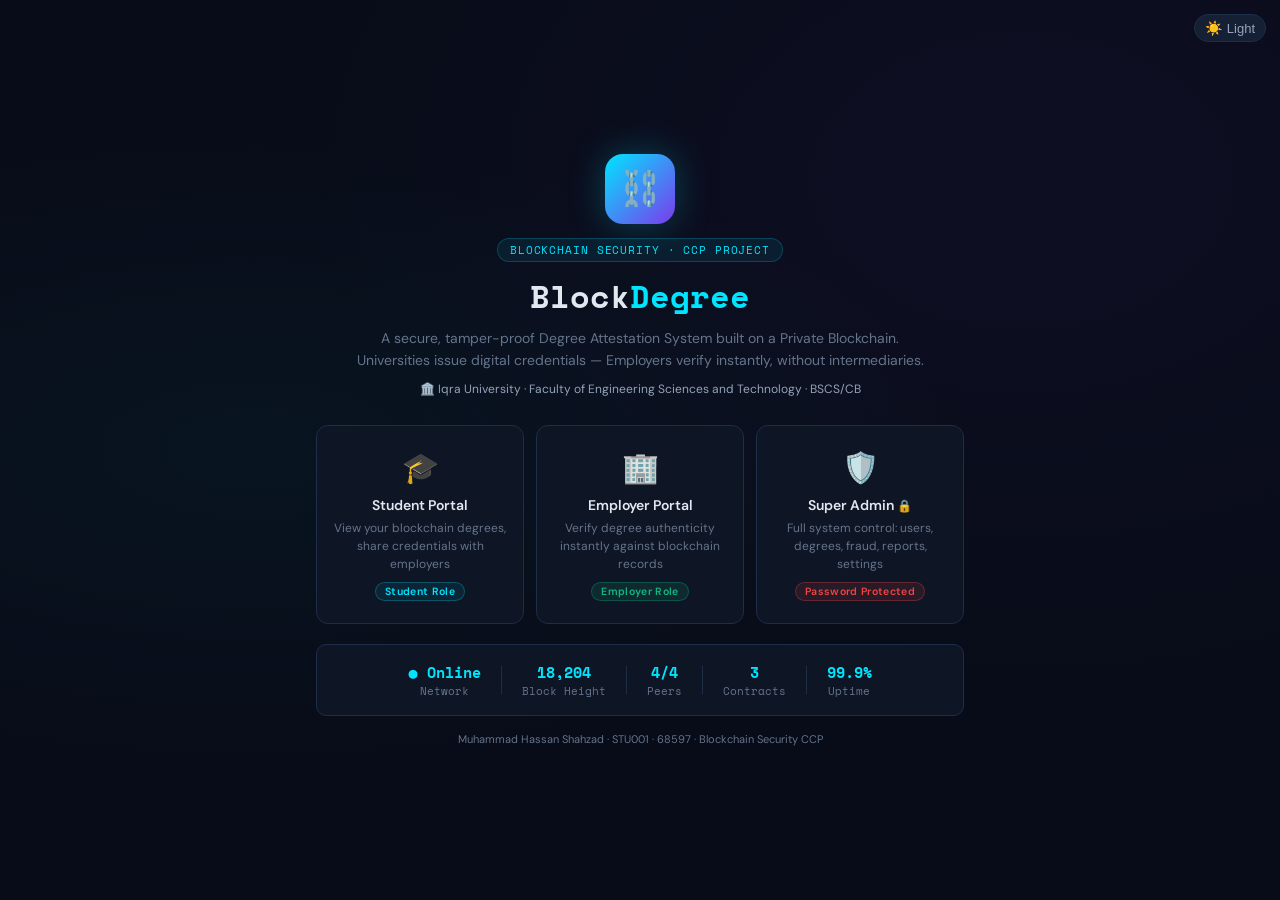
<file: index.html>
<!DOCTYPE html>
<html lang="en">
<head>
  <meta charset="UTF-8" />
  <meta name="viewport" content="width=device-width, initial-scale=1.0" />
  <title>BlockDegree — Blockchain Degree Attestation System</title>
  <link rel="stylesheet" href="styles.css" />
  <style>
    body { display:flex; align-items:center; justify-content:center; min-height:100vh;
      background: radial-gradient(ellipse at 20% 50%, rgba(0,229,255,.04) 0%, transparent 50%),
                  radial-gradient(ellipse at 80% 20%, rgba(124,58,237,.05) 0%, transparent 50%), var(--bg); }
    body.light { background: var(--bg); }
    .home { text-align:center; max-width:680px; padding:32px 16px; width:100%; }
    .logo-icon-big {
      width: 70px; height: 70px; border-radius: 18px; margin: 0 auto 14px;
      background: linear-gradient(135deg, var(--accent), var(--accent2));
      display: flex; align-items: center; justify-content: center; font-size: 34px;
      box-shadow: 0 0 36px rgba(0,229,255,.25);
    }
    .logo-tag { display:inline-block; background:rgba(0,229,255,.08); border:1px solid rgba(0,229,255,.2); border-radius:20px; padding:3px 12px; font-size:11px; font-family:var(--font-mono); color:var(--accent); letter-spacing:.08em; margin-bottom:10px; }
    body.light .logo-tag { background:rgba(2,132,199,.08); border-color:rgba(2,132,199,.25); }
    h1 { font-family:var(--font-mono); font-size:clamp(22px,5vw,32px); color:var(--text); margin-bottom:7px; }
    h1 span { color:var(--accent); }
    .subtitle { color:var(--muted); font-size:14px; margin-bottom:8px; line-height:1.6; }
    .uni-tag { display:inline-block; color:var(--text2); font-size:12px; margin-bottom:28px; }
    .cards { display:grid; grid-template-columns:repeat(3,1fr); gap:12px; margin-bottom:20px; }
    @media(max-width:600px){ .cards { grid-template-columns:1fr; } }
    .entry-card {
      background:var(--surface); border:1px solid var(--border); border-radius:12px;
      padding:22px 14px; cursor:pointer; text-decoration:none; color:var(--text);
      transition:border-color .2s,transform .2s,box-shadow .2s; display:block;
    }
    .entry-card:hover { border-color:var(--accent); transform:translateY(-3px); box-shadow:0 8px 28px rgba(0,229,255,.1); }
    .entry-card .icon { font-size:30px; margin-bottom:9px; }
    .entry-card h3 { font-size:14px; font-weight:600; margin-bottom:5px; }
    .entry-card p { font-size:12px; color:var(--muted); line-height:1.5; }
    .entry-card .role-badge { display:inline-block; margin-top:9px; }
    .chain-bar {
      display:flex; align-items:center; justify-content:center; gap:0;
      background:var(--surface); border:1px solid var(--border); border-radius:10px;
      padding:12px 16px; font-family:var(--font-mono); font-size:11px; color:var(--muted);
      overflow-x:auto; flex-wrap:wrap; gap:8px;
    }
    .chain-stat { text-align:center; padding:4px 12px; }
    .chain-stat .cv { font-size:15px; font-weight:700; color:var(--accent); font-family:var(--font-mono); }
    .chain-divider { width:1px; height:28px; background:var(--border); flex-shrink:0; }
    @media(max-width:480px){ .chain-divider { display:none; } .chain-stat { min-width:80px; } }
    .iqra-badge { margin-top:16px; font-size:11px; color:var(--muted); }
    /* theme btn on landing */
    .landing-theme { position:fixed; top:14px; right:14px; }
  </style>

  <!-- BlockDegree: Theme + Sidebar (inline — works on any server) -->
  <script>
    (function(){
      try {
        var t = localStorage.getItem('bd-theme') || 'dark';
        document.documentElement.setAttribute('data-theme', t);
      } catch(e) {}
    })();

    function toggleTheme() {
      var html = document.documentElement;
      var next = html.getAttribute('data-theme') === 'light' ? 'dark' : 'light';
      html.setAttribute('data-theme', next);
      try { localStorage.setItem('bd-theme', next); } catch(e) {}
      _updateThemeBtn();
    }
    function _updateThemeBtn() {
      var isLight = document.documentElement.getAttribute('data-theme') === 'light';
      document.querySelectorAll('.theme-toggle').forEach(function(btn) {
        var icon  = btn.querySelector('.theme-icon');
        var label = btn.querySelector('.theme-label');
        if (icon)  icon.textContent  = isLight ? '🌙' : '☀️';
        if (label) label.textContent = isLight ? 'Dark' : 'Light';
      });
    }
    function openSidebar() {
      var sb = document.getElementById('sidebar');
      var ov = document.getElementById('sidebarOverlay');
      if (sb) sb.classList.add('open');
      if (ov) ov.classList.add('show');
      document.body.style.overflow = 'hidden';
    }
    function closeSidebar() {
      var sb = document.getElementById('sidebar');
      var ov = document.getElementById('sidebarOverlay');
      if (sb) sb.classList.remove('open');
      if (ov) ov.classList.remove('show');
      document.body.style.overflow = '';
    }
    document.addEventListener('DOMContentLoaded', function() {
      _updateThemeBtn();
      document.querySelectorAll('.nav-item').forEach(function(el) {
        el.addEventListener('click', function() {
          if (window.innerWidth <= 768) closeSidebar();
        });
      });
    });
  </script>
</head>
<body>
  <button class="theme-toggle landing-theme" onclick="toggleTheme()">
    <span class="theme-icon">☀️</span><span class="theme-label">Light</span>
  </button>
  <div class="home">
    <div class="logo-icon-big">⛓️</div>
    <div class="logo-tag">BLOCKCHAIN SECURITY · CCP PROJECT</div>
    <h1>Block<span>Degree</span></h1>
    <p class="subtitle">A secure, tamper-proof Degree Attestation System built on a Private Blockchain.<br>Universities issue digital credentials — Employers verify instantly, without intermediaries.</p>
    <p class="uni-tag">🏛️ Iqra University · Faculty of Engineering Sciences and Technology · BSCS/CB</p>

    <div class="cards">
      <a class="entry-card" href="user-dashboard.html">
        <div class="icon">🎓</div>
        <h3>Student Portal</h3>
        <p>View your blockchain degrees, share credentials with employers</p>
        <div class="role-badge badge badge-blue">Student Role</div>
      </a>
      <a class="entry-card" href="employer-dashboard.html">
        <div class="icon">🏢</div>
        <h3>Employer Portal</h3>
        <p>Verify degree authenticity instantly against blockchain records</p>
        <div class="role-badge badge badge-green">Employer Role</div>
      </a>
      <a class="entry-card" href="admin-dashboard.html">
        <div class="icon">🛡️</div>
        <h3>Super Admin <span style="font-size:12px">🔒</span></h3>
        <p>Full system control: users, degrees, fraud, reports, settings</p>
        <div class="role-badge badge badge-red">Password Protected</div>
      </a>
    </div>

    <div class="chain-bar">
      <div class="chain-stat"><div class="cv">● Online</div><div>Network</div></div>
      <div class="chain-divider"></div>
      <div class="chain-stat"><div class="cv">18,204</div><div>Block Height</div></div>
      <div class="chain-divider"></div>
      <div class="chain-stat"><div class="cv">4/4</div><div>Peers</div></div>
      <div class="chain-divider"></div>
      <div class="chain-stat"><div class="cv">3</div><div>Contracts</div></div>
      <div class="chain-divider"></div>
      <div class="chain-stat"><div class="cv">99.9%</div><div>Uptime</div></div>
    </div>
    <div class="iqra-badge">Muhammad Hassan Shahzad · STU001 · 68597 · Blockchain Security CCP</div>
  </div>
</body>
</html>
</file>
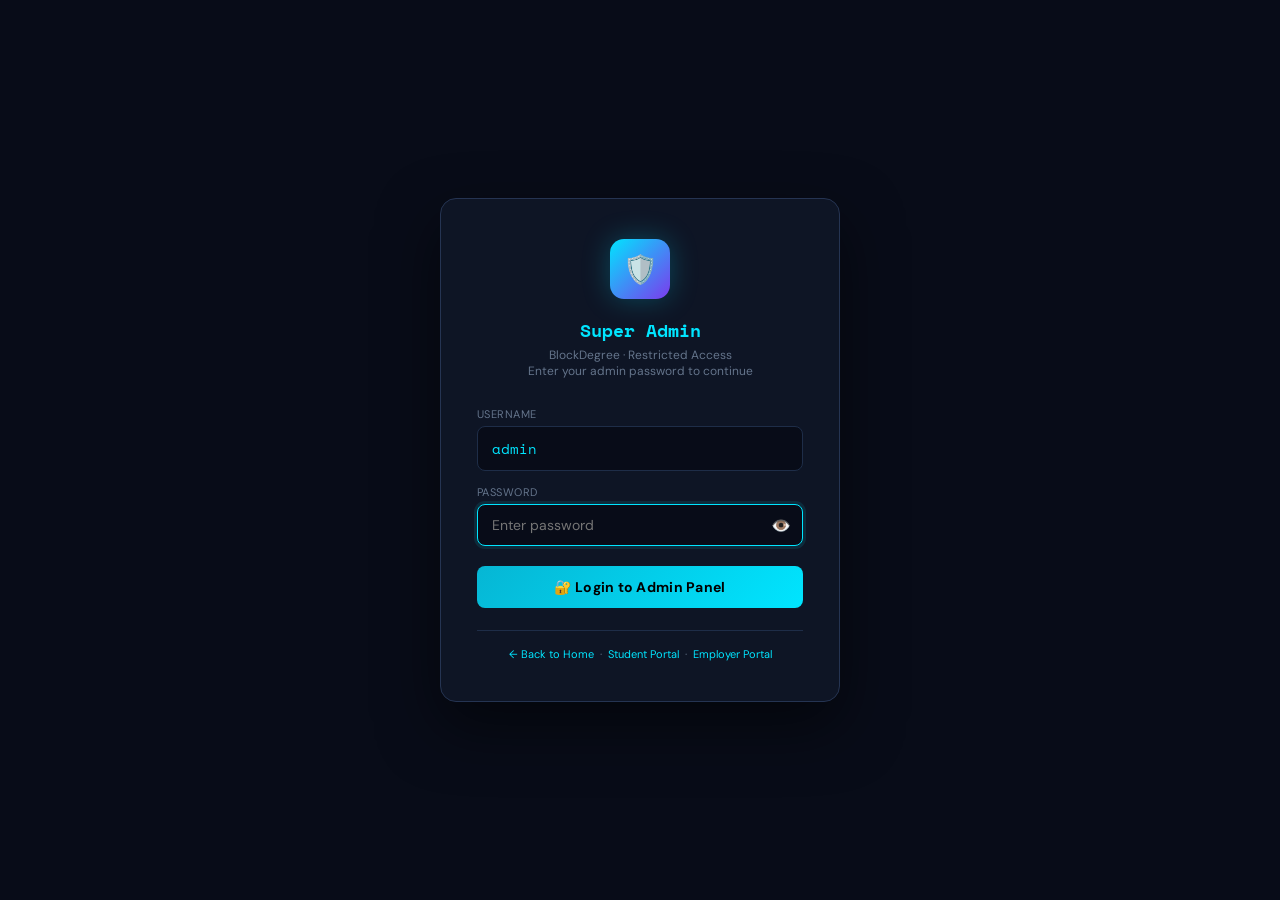
<file: admin-dashboard.html>
<!DOCTYPE html>
<html lang="en">
<head>
  <meta charset="UTF-8" />
  <meta name="viewport" content="width=device-width, initial-scale=1.0" />
  <title>Super Admin — BlockDegree</title>
  <link rel="stylesheet" href="styles.css" />
  <style>
    .sc-log { font-family:var(--font-mono); font-size:11.5px; background:var(--bg); padding:14px; border-radius:8px; border:1px solid var(--border); color:var(--green); line-height:1.9; overflow-x:auto; }
    [data-theme="light"] .sc-log { color:#166534; }
    .report-box { font-family:var(--font-mono); font-size:11.5px; color:var(--text2); line-height:1.9; overflow-x:auto; }
    .abi-box { background:var(--bg); border:1px solid var(--border); border-radius:8px; padding:14px; font-family:var(--font-mono); font-size:11px; color:var(--accent3); line-height:1.8; display:none; margin-top:10px; overflow-x:auto; }
    .abi-box.show { display:block; }
    .danger-zone { display:flex; gap:10px; flex-wrap:wrap; }
    .result-row { display:flex; justify-content:space-between; padding:6px 0; border-bottom:1px solid var(--border); font-size:13px; gap:8px; flex-wrap:wrap; }
    .result-row:last-child { border-bottom:none; }
    .result-row .rk { color:var(--muted); font-size:12px; flex-shrink:0; }

    /* ── Login Gate ── */
    #login-gate {
      position: fixed; inset: 0; z-index: 9999;
      background: var(--bg);
      display: flex; align-items: center; justify-content: center;
      padding: 20px;
      transition: background .25s;
    }
    #login-gate.hidden { display: none; }
    .login-box {
      background: var(--surface);
      border: 1px solid var(--border2);
      border-radius: 16px;
      padding: 40px 36px;
      width: 100%; max-width: 400px;
      text-align: center;
      box-shadow: 0 24px 60px rgba(0,0,0,.5);
      animation: modalIn .3s ease;
    }
    @keyframes modalIn { from{opacity:0;transform:translateY(16px)scale(.97)} to{opacity:1;transform:translateY(0)scale(1)} }
    .login-logo {
      width: 60px; height: 60px; border-radius: 14px; margin: 0 auto 18px;
      background: linear-gradient(135deg, var(--accent), var(--accent2));
      display: flex; align-items: center; justify-content: center;
      font-size: 28px;
      box-shadow: 0 0 28px rgba(0,229,255,.25);
    }
    .login-box h2 { font-family: var(--font-mono); font-size: 18px; color: var(--accent); margin-bottom: 4px; }
    .login-box p  { font-size: 12px; color: var(--muted); margin-bottom: 28px; }
    .login-field {
      position: relative; margin-bottom: 14px; text-align: left;
    }
    .login-field label { display: block; font-size: 11px; color: var(--muted); margin-bottom: 5px; letter-spacing: .04em; text-transform: uppercase; }
    .login-field input {
      width: 100%; background: var(--bg);
      border: 1px solid var(--border); border-radius: 8px;
      padding: 11px 42px 11px 14px; color: var(--text);
      font-family: var(--font-body); font-size: 14px;
      transition: border-color .15s, box-shadow .15s;
    }
    .login-field input:focus { outline: none; border-color: var(--accent); box-shadow: 0 0 0 3px rgba(0,229,255,.1); }
    .pw-toggle {
      position: absolute; right: 12px; bottom: 11px;
      background: none; border: none; cursor: pointer;
      font-size: 16px; color: var(--muted); padding: 0;
      transition: color .15s;
    }
    .pw-toggle:hover { color: var(--text); }
    .login-btn {
      width: 100%; padding: 12px; border-radius: 8px; border: none;
      background: linear-gradient(135deg, var(--accent3), var(--accent));
      color: #000; font-family: var(--font-body); font-size: 14px;
      font-weight: 700; cursor: pointer; margin-top: 6px;
      transition: opacity .15s, box-shadow .15s;
      letter-spacing: .02em;
    }
    .login-btn:hover { opacity: .88; box-shadow: 0 0 20px rgba(0,229,255,.3); }
    .login-btn:active { opacity: .75; }
    .login-error {
      background: rgba(239,68,68,.1); border: 1px solid rgba(239,68,68,.3);
      color: var(--red); border-radius: 8px; padding: 10px 14px;
      font-size: 13px; margin-top: 12px; display: none;
      animation: shake .3s ease;
    }
    .login-error.show { display: block; }
    @keyframes shake {
      0%,100%{transform:translateX(0)}
      20%{transform:translateX(-6px)}
      40%{transform:translateX(6px)}
      60%{transform:translateX(-4px)}
      80%{transform:translateX(4px)}
    }
    .login-attempts { font-size: 11px; color: var(--muted); margin-top: 10px; font-family: var(--font-mono); }
    .login-footer { margin-top: 22px; font-size: 11px; color: var(--muted); border-top: 1px solid var(--border); padding-top: 16px; }
    .login-footer a { color: var(--accent); text-decoration: none; }
    .login-footer a:hover { text-decoration: underline; }
    /* Locked state */
    .login-btn:disabled { opacity: .4; cursor: not-allowed; }
    .locked-msg { font-size: 12px; color: var(--red); font-family: var(--font-mono); margin-top: 8px; }
  </style>

  <!-- BlockDegree: Theme + Sidebar (inline — works on any server) -->
  <script>
    (function(){
      try {
        var t = localStorage.getItem('bd-theme') || 'dark';
        document.documentElement.setAttribute('data-theme', t);
      } catch(e) {}
    })();

    function toggleTheme() {
      var html = document.documentElement;
      var next = html.getAttribute('data-theme') === 'light' ? 'dark' : 'light';
      html.setAttribute('data-theme', next);
      try { localStorage.setItem('bd-theme', next); } catch(e) {}
      _updateThemeBtn();
    }
    function _updateThemeBtn() {
      var isLight = document.documentElement.getAttribute('data-theme') === 'light';
      document.querySelectorAll('.theme-toggle').forEach(function(btn) {
        var icon  = btn.querySelector('.theme-icon');
        var label = btn.querySelector('.theme-label');
        if (icon)  icon.textContent  = isLight ? '🌙' : '☀️';
        if (label) label.textContent = isLight ? 'Dark' : 'Light';
      });
    }
    function openSidebar() {
      var sb = document.getElementById('sidebar');
      var ov = document.getElementById('sidebarOverlay');
      if (sb) sb.classList.add('open');
      if (ov) ov.classList.add('show');
      document.body.style.overflow = 'hidden';
    }
    function closeSidebar() {
      var sb = document.getElementById('sidebar');
      var ov = document.getElementById('sidebarOverlay');
      if (sb) sb.classList.remove('open');
      if (ov) ov.classList.remove('show');
      document.body.style.overflow = '';
    }
    document.addEventListener('DOMContentLoaded', function() {
      _updateThemeBtn();
      document.querySelectorAll('.nav-item').forEach(function(el) {
        el.addEventListener('click', function() {
          if (window.innerWidth <= 768) closeSidebar();
        });
      });
    });
  </script>
</head>
<body>
<!-- ══ ADMIN LOGIN GATE ══ -->
<div id="login-gate">
  <div class="login-box">
    <div class="login-logo">🛡️</div>
    <h2>Super Admin</h2>
    <p>BlockDegree · Restricted Access<br>Enter your admin password to continue</p>

    <div class="login-field">
      <label>Username</label>
      <input type="text" id="login-user" value="admin" readonly
             style="color:var(--accent);font-family:var(--font-mono);cursor:default"/>
    </div>
    <div class="login-field">
      <label>Password</label>
      <input type="password" id="login-pw" placeholder="Enter password"
             onkeydown="if(event.key==='Enter')doLogin()"/>
      <button class="pw-toggle" type="button" onclick="togglePw()" title="Show/hide password">👁️</button>
    </div>

    <button class="login-btn" id="login-btn" type="button" onclick="doLogin()">
      🔐 Login to Admin Panel
    </button>

    <div class="login-error" id="login-error">
      ❌ Incorrect password. Please try again.
    </div>
    <div class="login-attempts" id="login-attempts"></div>
    <div class="locked-msg" id="locked-msg"></div>

    <div class="login-footer">
      <a href="index.html">← Back to Home</a>
      &nbsp;·&nbsp;
      <a href="user-dashboard.html">Student Portal</a>
      &nbsp;·&nbsp;
      <a href="employer-dashboard.html">Employer Portal</a>
    </div>
  </div>
</div>

<div class="layout">

  <div class="sidebar-overlay" id="sidebarOverlay" onclick="closeSidebar()"></div>

  <aside class="sidebar" id="sidebar">
    <div class="sidebar-logo">
      <div class="logo-icon">🛡️</div>
      <h2>BlockDegree</h2>
      <p>Super Admin Panel</p>
    </div>
    <nav class="sidebar-nav">
      <div class="nav-section-label">Dashboard</div>
      <a class="nav-item active" onclick="adminPage('dashboard',this)"><span class="icon">📊</span> Overview</a>
      <a class="nav-item" onclick="adminPage('analytics',this)"><span class="icon">📈</span> Analytics</a>
      <div class="nav-section-label">Management</div>
      <a class="nav-item" onclick="adminPage('universities',this)"><span class="icon">🏛️</span> Universities</a>
      <a class="nav-item" onclick="adminPage('students',this)"><span class="icon">🎓</span> Students</a>
      <a class="nav-item" onclick="adminPage('employers',this)"><span class="icon">🏢</span> Employers</a>
      <a class="nav-item" onclick="adminPage('degrees',this)"><span class="icon">📜</span> All Degrees</a>
      <div class="nav-section-label">Security</div>
      <a class="nav-item" onclick="adminPage('verifications',this)"><span class="icon">✅</span> Verifications</a>
      <a class="nav-item" onclick="adminPage('fraud',this)"><span class="icon">🚨</span> Fraud & Alerts<span class="nav-badge">1</span></a>
      <a class="nav-item" onclick="adminPage('audit',this)"><span class="icon">📋</span> Audit Logs</a>
      <div class="nav-section-label">System</div>
      <a class="nav-item" onclick="adminPage('reports',this)"><span class="icon">📄</span> Reports</a>
      <a class="nav-item" onclick="adminPage('smart-contracts',this)"><span class="icon">📝</span> Smart Contracts</a>
      <a class="nav-item" onclick="adminPage('monitoring',this)"><span class="icon">⚡</span> Monitoring</a>
      <a class="nav-item" onclick="adminPage('settings',this)"><span class="icon">⚙️</span> Settings</a>
      <div class="nav-section-label">Navigate</div>
      <a class="nav-item" href="user-dashboard.html"><span class="icon">🎓</span> Student Portal</a>
      <a class="nav-item" href="employer-dashboard.html"><span class="icon">🏢</span> Employer Portal</a>
      <a class="nav-item" href="index.html"><span class="icon">↩️</span> Home</a>
    </nav>
    <div class="sidebar-footer">
      <div class="avatar" style="background:linear-gradient(135deg,var(--red),var(--accent2))">SA</div>
      <div style="min-width:0">
        <div class="footer-name">Super Admin</div>
        <div class="footer-role" style="color:var(--red)">● Root Access</div>
      </div>
    </div>
  </aside>

  <div class="main">
    <div class="topbar">
      <div style="display:flex;align-items:center;gap:10px;min-width:0">
        <button class="menu-toggle" onclick="openSidebar()">☰</button>
        <h1 id="admin-page-title">System Overview</h1>
      </div>
      <div class="topbar-right">
        <div class="chain-status"><div class="dot"></div><span class="chain-text">Online</span></div>
        <button class="theme-toggle" onclick="toggleTheme()">
          <span class="theme-icon">☀️</span><span class="theme-label">Light</span>
        </button>
        <span class="topbar-badge">1 ALERT</span>
        <button class="btn btn-primary btn-sm" onclick="showAdminModal('addUserModal')">+ Add</button>
      </div>
    </div>

    <div class="content">

      <!-- OVERVIEW -->
      <div class="admin-page active" id="ap-dashboard">
        <div class="stats-grid">
          <div class="stat-card blue"><div class="label">Degrees Issued</div><div class="value">5</div><div class="sub">All time</div><div class="icon-bg">📜</div></div>
          <div class="stat-card green"><div class="label">Verified</div><div class="value">2</div><div class="sub">Successful</div><div class="icon-bg">✅</div></div>
          <div class="stat-card red"><div class="label">Fraud Attempts</div><div class="value">1</div><div class="sub">Detected & blocked</div><div class="icon-bg">🚨</div></div>
          <div class="stat-card yellow"><div class="label">Revoked</div><div class="value">1</div><div class="sub">By universities</div><div class="icon-bg">🚫</div></div>
          <div class="stat-card purple"><div class="label">Users</div><div class="value">7</div><div class="sub">2u · 3s · 2e</div><div class="icon-bg">👥</div></div>
          <div class="stat-card orange"><div class="label">Contracts</div><div class="value">3</div><div class="sub">Active on chain</div><div class="icon-bg">📝</div></div>
        </div>
        <div class="two-col">
          <div class="section">
            <div class="section-header"><h3>🕐 Recent Audit Logs</h3><button class="btn btn-outline btn-sm" onclick="adminPage('audit',null)">All →</button></div>
            <div class="section-body" id="admin-recent-logs"></div>
          </div>
          <div class="section">
            <div class="section-header"><h3>🖥️ System Health</h3></div>
            <div class="section-body">
              <div class="metric-row">
                <div class="mini-stat"><div class="ml">Block</div><div class="mv" style="color:var(--accent)">18,204</div></div>
                <div class="mini-stat"><div class="ml">TX/min</div><div class="mv" style="color:var(--green)">2.4</div></div>
                <div class="mini-stat"><div class="ml">Peers</div><div class="mv" style="color:var(--accent2)">4/4</div></div>
                <div class="mini-stat"><div class="ml">Uptime</div><div class="mv" style="color:var(--green)">99.9%</div></div>
              </div>
              <div class="bar-h"><div class="label">Issuances</div><div class="bar-track"><div class="bar-fill" style="width:83%"></div></div><div class="val">5</div></div>
              <div class="bar-h"><div class="label">Verifications</div><div class="bar-track"><div class="bar-fill" style="width:67%"></div></div><div class="val">4</div></div>
              <div class="bar-h"><div class="label">Fraud Blocked</div><div class="bar-track"><div class="bar-fill" style="width:17%;background:var(--red)"></div></div><div class="val">1</div></div>
              <div class="bar-h"><div class="label">Revocations</div><div class="bar-track"><div class="bar-fill" style="width:17%;background:var(--yellow)"></div></div><div class="val">1</div></div>
            </div>
          </div>
        </div>
        <div class="two-col">
          <div class="section">
            <div class="section-header"><h3>🏛️ Universities</h3><button class="btn btn-outline btn-sm" onclick="adminPage('universities',null)">Manage →</button></div>
            <div class="section-body" id="admin-uni-summary"></div>
          </div>
          <div class="section">
            <div class="section-header"><h3>🏢 Employers</h3><button class="btn btn-outline btn-sm" onclick="adminPage('employers',null)">Manage →</button></div>
            <div class="section-body" id="admin-emp-summary"></div>
          </div>
        </div>
      </div>

      <!-- ANALYTICS -->
      <div class="admin-page" id="ap-analytics">
        <div class="stats-grid">
          <div class="stat-card blue"><div class="label">Avg TX Time</div><div class="value">1.2s</div></div>
          <div class="stat-card green"><div class="label">Success Rate</div><div class="value">50%</div></div>
          <div class="stat-card red"><div class="label">Fraud Rate</div><div class="value">25%</div></div>
          <div class="stat-card yellow"><div class="label">Revocation Rate</div><div class="value">20%</div></div>
        </div>
        <div class="two-col">
          <div class="section"><div class="section-header"><h3>📊 Degrees by University</h3></div><div class="section-body">
            <div class="bar-h"><div class="label">Iqra Univ.</div><div class="bar-track"><div class="bar-fill" style="width:60%"></div></div><div class="val">3</div></div>
            <div class="bar-h"><div class="label">FAST-NUCES</div><div class="bar-track"><div class="bar-fill" style="width:40%"></div></div><div class="val">2</div></div>
          </div></div>
          <div class="section"><div class="section-header"><h3>📊 Verification Outcomes</h3></div><div class="section-body">
            <div class="bar-h"><div class="label">Verified</div><div class="bar-track"><div class="bar-fill" style="width:50%"></div></div><div class="val">2</div></div>
            <div class="bar-h"><div class="label">Revoked</div><div class="bar-track"><div class="bar-fill" style="width:25%;background:var(--yellow)"></div></div><div class="val">1</div></div>
            <div class="bar-h"><div class="label">Fraud</div><div class="bar-track"><div class="bar-fill" style="width:25%;background:var(--red)"></div></div><div class="val">1</div></div>
          </div></div>
        </div>
        <div class="section"><div class="section-header"><h3>📊 Programs Distribution</h3></div><div class="section-body">
          <div class="bar-h"><div class="label">BSCS</div><div class="bar-track"><div class="bar-fill" style="width:20%"></div></div><div class="val">1</div></div>
          <div class="bar-h"><div class="label">BSEE</div><div class="bar-track"><div class="bar-fill" style="width:20%"></div></div><div class="val">1</div></div>
          <div class="bar-h"><div class="label">BSME</div><div class="bar-track"><div class="bar-fill" style="width:20%"></div></div><div class="val">1</div></div>
          <div class="bar-h"><div class="label">MSCS</div><div class="bar-track"><div class="bar-fill" style="width:20%"></div></div><div class="val">1</div></div>
          <div class="bar-h"><div class="label">MBA</div><div class="bar-track"><div class="bar-fill" style="width:20%"></div></div><div class="val">1</div></div>
        </div></div>
      </div>

      <!-- UNIVERSITIES -->
      <div class="admin-page" id="ap-universities">
        <div class="section">
          <div class="section-header"><h3>🏛️ Registered Universities</h3><button class="btn btn-primary btn-sm" onclick="showAdminModal('addUniModal')">+ Add</button></div>
          <div class="section-body table-wrap" id="uni-table-container"></div>
        </div>
      </div>

      <!-- STUDENTS -->
      <div class="admin-page" id="ap-students">
        <div class="section">
          <div class="section-header"><h3>🎓 Registered Students</h3><button class="btn btn-primary btn-sm" onclick="showAdminModal('addUserModal')">+ Add</button></div>
          <div class="section-body table-wrap" id="students-table-container"></div>
        </div>
      </div>

      <!-- EMPLOYERS -->
      <div class="admin-page" id="ap-employers">
        <div class="section">
          <div class="section-header"><h3>🏢 Registered Employers</h3><button class="btn btn-primary btn-sm" onclick="showAdminModal('addEmpModal')">+ Add</button></div>
          <div class="section-body table-wrap" id="employers-table-container"></div>
        </div>
      </div>

      <!-- DEGREES -->
      <div class="admin-page" id="ap-degrees">
        <div class="section">
          <div class="section-header">
            <h3>📜 All Degrees</h3>
            <div style="display:flex;gap:6px;flex-wrap:wrap">
              <input id="deg-search" placeholder="Search..." style="background:var(--bg);border:1px solid var(--border);border-radius:6px;padding:5px 10px;color:var(--text);font-size:12px;width:140px" oninput="filterDegrees()"/>
              <select id="deg-status-filter" onchange="filterDegrees()" style="background:var(--bg);border:1px solid var(--border);border-radius:6px;padding:5px 8px;color:var(--text);font-size:12px">
                <option value="">All</option><option value="valid">Valid</option><option value="revoked">Revoked</option>
              </select>
              <button class="btn btn-primary btn-sm" onclick="showAdminModal('issueDegreeModal')">+ Issue</button>
            </div>
          </div>
          <div class="section-body table-wrap" id="degrees-table-container"></div>
        </div>
      </div>

      <!-- VERIFICATIONS -->
      <div class="admin-page" id="ap-verifications">
        <div class="stats-grid">
          <div class="stat-card green"><div class="label">Verified</div><div class="value">2</div><div class="icon-bg">✅</div></div>
          <div class="stat-card yellow"><div class="label">Revoked</div><div class="value">1</div><div class="icon-bg">🚫</div></div>
          <div class="stat-card red"><div class="label">Fraud</div><div class="value">1</div><div class="icon-bg">🚨</div></div>
          <div class="stat-card blue"><div class="label">Avg Response</div><div class="value" style="font-size:18px">1.0s</div><div class="icon-bg">⚡</div></div>
        </div>
        <div class="section">
          <div class="section-header"><h3>✅ All Verification Requests</h3><button class="btn btn-outline btn-sm" onclick="exportVerif()">⬇ CSV</button></div>
          <div class="section-body table-wrap" id="verif-table-container"></div>
        </div>
      </div>

      <!-- FRAUD -->
      <div class="admin-page" id="ap-fraud">
        <div class="alert alert-danger">🚨 1 active fraud alert. Immediate review required.</div>
        <div class="fraud-card">
          <h4>🚨 FRAUD ATTEMPT — Degree FAKE999</h4>
          <div style="font-size:13px;margin-bottom:10px"><strong>EMP002 (FinanceHub Inc)</strong> attempted to verify <code>FAKE999</code> on <strong>2024-09-06 16:45</strong>.</div>
          <div class="result-row"><span class="rk">Submitted Hash</span><span class="mono" style="word-break:break-all">0xFAKEHASH999_TAMPERED...</span></div>
          <div class="result-row"><span class="rk">Blockchain Match</span><span style="color:var(--red);font-weight:600">NOT FOUND</span></div>
          <div class="result-row"><span class="rk">Event</span><span style="color:var(--red)">FRAUD_DETECTED emitted</span></div>
          <div class="result-row"><span class="rk">Audit Entry</span><span class="mono">LOG010</span></div>
          <div style="margin-top:12px;display:flex;gap:8px;flex-wrap:wrap">
            <button class="btn btn-danger btn-sm" onclick="if(confirm('Block EMP002?'))alert('✅ EMP002 blocked.')">🚫 Block Employer</button>
            <button class="btn btn-outline btn-sm" onclick="adminPage('audit',null)">📋 Audit Log</button>
            <button class="btn btn-purple btn-sm" onclick="this.closest('.fraud-card').style.opacity='.4';this.textContent='✅ Reviewed'">✅ Mark Reviewed</button>
          </div>
        </div>
        <div class="section">
          <div class="section-header"><h3>🔒 Unauthorized Access Attempts</h3></div>
          <div class="section-body">
            <div class="alert alert-danger">⚠️ <strong>2024-09-07 02:30</strong> — UNKNOWN actor tried to access <strong>DEG002</strong>. AccessContract rejected. IP logged. Entry LOG011 created.</div>
          </div>
        </div>
        <div class="section">
          <div class="section-header"><h3>📋 All Security Incidents</h3></div>
          <div class="section-body table-wrap">
            <table>
              <thead><tr><th>Log ID</th><th>Action</th><th>Actor</th><th>Target</th><th>Timestamp</th><th>TX Time</th><th>Status</th></tr></thead>
              <tbody id="fraud-table-body"></tbody>
            </table>
          </div>
        </div>
      </div>

      <!-- AUDIT LOGS -->
      <div class="admin-page" id="ap-audit">
        <div class="section">
          <div class="section-header">
            <h3>📋 Full Audit Log</h3>
            <div style="display:flex;gap:6px;flex-wrap:wrap">
              <select id="log-filter" onchange="filterLogs()" style="background:var(--bg);border:1px solid var(--border);border-radius:6px;padding:5px 8px;color:var(--text);font-size:12px">
                <option value="">All Actions</option>
                <option>DEGREE_ISSUED</option><option>DEGREE_VERIFIED</option>
                <option>DEGREE_REVOKED</option><option>VERIFICATION_FAIL</option>
                <option>FRAUD_DETECTED</option><option>UNAUTHORIZED_ACCESS</option>
              </select>
              <select id="log-status-filter" onchange="filterLogs()" style="background:var(--bg);border:1px solid var(--border);border-radius:6px;padding:5px 8px;color:var(--text);font-size:12px">
                <option value="">All Status</option><option value="success">Success</option><option value="warning">Warning</option><option value="danger">Danger</option>
              </select>
              <button class="btn btn-outline btn-sm" onclick="exportLogs()">⬇ CSV</button>
            </div>
          </div>
          <div class="section-body" id="audit-log-list"></div>
        </div>
      </div>

      <!-- REPORTS -->
      <div class="admin-page" id="ap-reports">
        <div class="stats-grid">
          <div class="stat-card blue"><div class="label">Degrees Issued</div><div class="value">5</div></div>
          <div class="stat-card green"><div class="label">Verified</div><div class="value">2</div></div>
          <div class="stat-card red"><div class="label">Fraud</div><div class="value">1</div></div>
          <div class="stat-card yellow"><div class="label">Revoked</div><div class="value">1</div></div>
        </div>
        <div class="section">
          <div class="section-header"><h3>📄 Generate System Report</h3></div>
          <div class="section-body">
            <div class="form-row">
              <div class="form-group"><label>Report Type</label>
                <select id="report-type"><option>Full Audit Report</option><option>Degree Issuance Report</option><option>Fraud Incident Report</option><option>Verification Summary</option><option>Smart Contract Report</option></select>
              </div>
              <div class="form-group"><label>Date Range</label><input type="text" placeholder="2024-01-01 to 2024-12-31"/></div>
            </div>
            <div style="display:flex;gap:8px;flex-wrap:wrap">
              <button class="btn btn-primary" onclick="generateReport()">📄 Generate</button>
              <button class="btn btn-outline" onclick="exportLogs()">⬇ Audit CSV</button>
              <button class="btn btn-outline" onclick="exportVerif()">⬇ Verif. CSV</button>
            </div>
          </div>
        </div>
        <div class="section">
          <div class="section-header"><h3>📋 Report Preview</h3></div>
          <div class="section-body"><div class="report-box" id="report-preview" style="color:var(--muted)">Click "Generate" to preview report here.</div></div>
        </div>
      </div>

      <!-- SMART CONTRACTS -->
      <div class="admin-page" id="ap-smart-contracts">
        <div class="stats-grid">
          <div class="stat-card green"><div class="label">Active Contracts</div><div class="value">3</div></div>
          <div class="stat-card blue"><div class="label">Total Executions</div><div class="value">21</div></div>
          <div class="stat-card yellow"><div class="label">Total Gas</div><div class="value" style="font-size:18px">185K</div></div>
        </div>
        <div class="section">
          <div class="section-header"><h3>📝 Deployed Contracts</h3></div>
          <div class="section-body table-wrap" id="sc-table"></div>
        </div>
        <div class="section">
          <div class="section-header"><h3>⚡ Execution Log</h3></div>
          <div class="section-body">
            <div class="sc-log">
[2024-06-01 10:00] DegreeContract.issueDegree(STU001,BSCS,UNI001) → DEG001 | Gas:21,000 | ✅<br>
[2024-06-02 11:30] DegreeContract.issueDegree(STU002,BSEE,UNI001) → DEG002 | Gas:21,000 | ✅<br>
[2023-12-15 09:15] DegreeContract.issueDegree(STU003,BSME,UNI002) → DEG003 | Gas:21,000 | ✅<br>
[2024-07-20 14:00] DegreeContract.issueDegree(STU001,MSCS,UNI001) → DEG004 | Gas:21,000 | ✅<br>
[2024-08-01 08:45] DegreeContract.issueDegree(STU002,MBA,UNI002)  → DEG005 | Gas:21,000 | ✅<br>
[2024-09-01 10:00] VerifyContract.verifyDegree(DEG001,EMP001) → VERIFIED | Gas:8,500 | ✅<br>
[2024-09-03 14:20] VerifyContract.verifyDegree(DEG003,EMP002) → VERIFIED | Gas:8,500 | ✅<br>
[2024-09-04 11:00] DegreeContract.revokeDegree(DEG005,UNI002) → REVOKED  | Gas:12,000 | ✅<br>
[2024-09-05 09:10] VerifyContract.verifyDegree(DEG005,EMP001) → REVOKED  | Gas:8,500 | ⚠️<br>
[2024-09-06 16:45] VerifyContract.verifyDegree(FAKE999,EMP002) → <span style="color:var(--red)">❌ FRAUD_DETECTED — HASH MISMATCH</span><br>
[2024-09-07 02:30] AccessContract.checkAccess(DEG002,UNKNOWN) → <span style="color:var(--red)">❌ UNAUTHORIZED — ACCESS DENIED</span>
            </div>
          </div>
        </div>
        <div class="two-col">
          <div class="section">
            <div class="section-header"><h3>DegreeContract ABI</h3><button class="btn btn-outline btn-sm" onclick="toggleAbi('abi1')">View</button></div>
            <div class="section-body"><div class="abi-box" id="abi1">
// SPDX-License-Identifier: MIT<br>pragma solidity ^0.8.0;<br><br>
contract DegreeContract {<br>
&nbsp;&nbsp;struct Degree {<br>
&nbsp;&nbsp;&nbsp;&nbsp;string degreeId; string studentId;<br>
&nbsp;&nbsp;&nbsp;&nbsp;string program;  string university;<br>
&nbsp;&nbsp;&nbsp;&nbsp;uint256 year;    bytes32 degreeHash;<br>
&nbsp;&nbsp;&nbsp;&nbsp;bool isRevoked;<br>
&nbsp;&nbsp;}<br>
&nbsp;&nbsp;mapping(string => Degree) public degrees;<br>
&nbsp;&nbsp;event DegreeIssued(string id, bytes32 hash);<br>
&nbsp;&nbsp;event DegreeRevoked(string id);<br>
&nbsp;&nbsp;function issueDegree(...) public onlyUniversity {...}<br>
&nbsp;&nbsp;function revokeDegree(string memory id) public {...}<br>
&nbsp;&nbsp;function getDegree(string memory id) public view returns (Degree memory) {...}<br>
}
            </div></div>
          </div>
          <div class="section">
            <div class="section-header"><h3>VerifyContract ABI</h3><button class="btn btn-outline btn-sm" onclick="toggleAbi('abi2')">View</button></div>
            <div class="section-body"><div class="abi-box" id="abi2">
// SPDX-License-Identifier: MIT<br>pragma solidity ^0.8.0;<br><br>
contract VerifyContract {<br>
&nbsp;&nbsp;event DegreeVerified(string id, address emp, bool valid);<br>
&nbsp;&nbsp;event FraudDetected(string id, address emp);<br><br>
&nbsp;&nbsp;function verifyDegree(<br>
&nbsp;&nbsp;&nbsp;&nbsp;string memory degreeId,<br>
&nbsp;&nbsp;&nbsp;&nbsp;bytes32 submittedHash<br>
&nbsp;&nbsp;) public returns (bool) {<br>
&nbsp;&nbsp;&nbsp;&nbsp;Degree memory d = DegreeContract.getDegree(degreeId);<br>
&nbsp;&nbsp;&nbsp;&nbsp;if (d.degreeHash != submittedHash) {<br>
&nbsp;&nbsp;&nbsp;&nbsp;&nbsp;&nbsp;emit FraudDetected(degreeId, msg.sender);<br>
&nbsp;&nbsp;&nbsp;&nbsp;&nbsp;&nbsp;return false;<br>
&nbsp;&nbsp;&nbsp;&nbsp;}<br>
&nbsp;&nbsp;&nbsp;&nbsp;emit DegreeVerified(degreeId, msg.sender, true);<br>
&nbsp;&nbsp;&nbsp;&nbsp;return true;<br>
&nbsp;&nbsp;}<br>
}
            </div></div>
          </div>
        </div>
      </div>

      <!-- MONITORING -->
      <div class="admin-page" id="ap-monitoring">
        <div class="stats-grid">
          <div class="stat-card blue"><div class="label">Degrees Issued</div><div class="value">5</div><div class="icon-bg">📜</div></div>
          <div class="stat-card green"><div class="label">Verif. Requests</div><div class="value">4</div><div class="icon-bg">🔍</div></div>
          <div class="stat-card yellow"><div class="label">Avg TX Time</div><div class="value" style="font-size:20px">1.2s</div><div class="icon-bg">⚡</div></div>
          <div class="stat-card red"><div class="label">Unauthorized</div><div class="value">2</div><div class="icon-bg">🔒</div></div>
        </div>
        <div class="section">
          <div class="section-header"><h3>⚡ Live Metrics</h3></div>
          <div class="section-body">
            <div class="metric-row">
              <div class="mini-stat"><div class="ml">Block</div><div class="mv" style="color:var(--accent)">18,204</div></div>
              <div class="mini-stat"><div class="ml">TX/min</div><div class="mv" style="color:var(--green)">2.4</div></div>
              <div class="mini-stat"><div class="ml">Peers</div><div class="mv" style="color:var(--accent2)">4/4</div></div>
              <div class="mini-stat"><div class="ml">Uptime</div><div class="mv" style="color:var(--green)">99.9%</div></div>
              <div class="mini-stat"><div class="ml">Avg Gas</div><div class="mv" style="color:var(--yellow)">18.2K</div></div>
              <div class="mini-stat"><div class="ml">Alerts</div><div class="mv" style="color:var(--red)">1</div></div>
            </div>
          </div>
        </div>
        <div class="section">
          <div class="section-header"><h3>📋 Contract Execution Summary</h3></div>
          <div class="section-body table-wrap">
            <table>
              <thead><tr><th>Contract</th><th>Function</th><th>Calls</th><th>Avg Gas</th><th>Success Rate</th><th>Last TX</th></tr></thead>
              <tbody>
                <tr><td><strong>DegreeContract</strong></td><td class="mono">issueDegree()</td><td>5</td><td class="mono">21,000</td><td><span class="badge badge-green">100%</span></td><td class="mono">2024-08-01</td></tr>
                <tr><td><strong>DegreeContract</strong></td><td class="mono">revokeDegree()</td><td>1</td><td class="mono">12,000</td><td><span class="badge badge-green">100%</span></td><td class="mono">2024-09-04</td></tr>
                <tr><td><strong>VerifyContract</strong></td><td class="mono">verifyDegree()</td><td>4</td><td class="mono">8,500</td><td><span class="badge badge-yellow">75%</span></td><td class="mono">2024-09-06</td></tr>
                <tr><td><strong>AccessContract</strong></td><td class="mono">checkAccess()</td><td>12</td><td class="mono">4,200</td><td><span class="badge badge-green">92%</span></td><td class="mono">2024-09-07</td></tr>
              </tbody>
            </table>
          </div>
        </div>
      </div>

      <!-- SETTINGS -->
      <div class="admin-page" id="ap-settings">
        <div class="two-col">
          <div class="section">
            <div class="section-header"><h3>⛓️ Blockchain Config</h3></div>
            <div class="section-body">
              <div class="form-group"><label>Network Type</label><select><option>Private (Hyperledger Fabric)</option><option>Private (Ethereum)</option></select></div>
              <div class="form-group"><label>Consensus</label><select><option>PBFT</option><option>Raft</option><option>PoA</option></select></div>
              <div class="form-row">
                <div class="form-group"><label>Block Time (s)</label><input type="number" value="5"/></div>
                <div class="form-group"><label>Max TX/Block</label><input type="number" value="100"/></div>
              </div>
              <div class="form-group"><label>Hash Algorithm</label><select><option>SHA-256</option><option>Keccak-256</option></select></div>
              <button class="btn btn-primary">Save Config</button>
            </div>
          </div>
          <div class="section">
            <div class="section-header"><h3>🔐 Access Controls (RBAC)</h3></div>
            <div class="section-body">
              <div class="control-row"><div class="ctrl-info"><strong>University Self-Registration</strong><span>Allow without admin approval</span></div><div class="toggle on" onclick="this.classList.toggle('on')"></div></div>
              <div class="control-row"><div class="ctrl-info"><strong>Require Admin Approval</strong><span>Admin must approve all degrees</span></div><div class="toggle" onclick="this.classList.toggle('on')"></div></div>
              <div class="control-row"><div class="ctrl-info"><strong>Fraud Auto-Block</strong><span>Block employer after 3 attempts</span></div><div class="toggle on" onclick="this.classList.toggle('on')"></div></div>
              <div class="control-row"><div class="ctrl-info"><strong>Email Alerts on Fraud</strong><span>Notify admin on fraud detection</span></div><div class="toggle on" onclick="this.classList.toggle('on')"></div></div>
              <button class="btn btn-primary" style="margin-top:13px">Save Access Config</button>
            </div>
          </div>
        </div>
        <div class="section">
          <div class="section-header"><h3>🔴 Danger Zone</h3></div>
          <div class="section-body">
            <div class="alert alert-danger" style="margin-bottom:12px">⚠️ These actions are irreversible. Proceed with extreme caution.</div>
            <div class="danger-zone">
              <button class="btn btn-danger" onclick="confirmAction('Reset all permissions?')">🔄 Reset Permissions</button>
              <button class="btn btn-danger" onclick="confirmAction('Purge test data?')">🗑️ Purge Test Data</button>
              <button class="btn btn-danger" onclick="confirmAction('Re-deploy all contracts?')">⛓️ Re-deploy Contracts</button>
            </div>
          </div>
        </div>
      </div>

    </div><!-- /content -->

    <!-- BOTTOM NAV -->
    <nav class="bottom-nav">
      <div class="bottom-nav-items">
        <a class="bnav-item active" onclick="adminPage('dashboard',null);setActiveBottom(this)"><div class="bni">📊</div><span>Overview</span></a>
        <a class="bnav-item" onclick="adminPage('degrees',null);setActiveBottom(this)"><div class="bni">📜</div><span>Degrees</span></a>
        <a class="bnav-item" onclick="adminPage('fraud',null);setActiveBottom(this)"><div class="bni">🚨</div><span>Fraud</span></a>
        <a class="bnav-item" onclick="adminPage('audit',null);setActiveBottom(this)"><div class="bni">📋</div><span>Audit</span></a>
        <a class="bnav-item" onclick="openSidebar()"><div class="bni">☰</div><span>More</span></a>
      </div>
    </nav>
  </div>
</div>

<!-- Modals -->
<div class="modal-overlay" id="addUserModal">
  <div class="modal">
    <h2>➕ Add New User</h2>
    <div class="form-group"><label>Role</label><select><option>Student</option><option>University</option><option>Employer</option></select></div>
    <div class="form-row">
      <div class="form-group"><label>Full Name</label><input type="text" placeholder="Name"/></div>
      <div class="form-group"><label>ID / Reg. No.</label><input type="text" placeholder="e.g. 68597"/></div>
    </div>
    <div class="form-group"><label>Email</label><input type="email" placeholder="email@example.com"/></div>
    <div class="form-group"><label>Wallet Address</label><input type="text" placeholder="0x..." style="font-family:var(--font-mono);font-size:12px"/></div>
    <div class="form-group"><label>University (if Student)</label><select><option>— Select —</option><option>Iqra University (UNI001)</option><option>FAST-NUCES (UNI002)</option></select></div>
    <div class="modal-footer">
      <button class="btn btn-outline" onclick="closeAdminModal('addUserModal')">Cancel</button>
      <button class="btn btn-primary" onclick="closeAdminModal('addUserModal');alert('✅ User added & identity issued on blockchain.')">Add to Blockchain</button>
    </div>
  </div>
</div>
<div class="modal-overlay" id="addUniModal">
  <div class="modal">
    <h2>🏛️ Register University</h2>
    <div class="form-row">
      <div class="form-group"><label>University Name</label><input type="text"/></div>
      <div class="form-group"><label>University ID</label><input type="text" placeholder="UNI003"/></div>
    </div>
    <div class="form-group"><label>Contact Email</label><input type="email"/></div>
    <div class="form-group"><label>Accreditation No.</label><input type="text"/></div>
    <div class="modal-footer">
      <button class="btn btn-outline" onclick="closeAdminModal('addUniModal')">Cancel</button>
      <button class="btn btn-primary" onclick="closeAdminModal('addUniModal');alert('✅ University registered.')">Register</button>
    </div>
  </div>
</div>
<div class="modal-overlay" id="addEmpModal">
  <div class="modal">
    <h2>🏢 Add Employer</h2>
    <div class="form-row">
      <div class="form-group"><label>Company Name</label><input type="text"/></div>
      <div class="form-group"><label>Employer ID</label><input type="text" placeholder="EMP003"/></div>
    </div>
    <div class="form-group"><label>HR Email</label><input type="email"/></div>
    <div class="form-group"><label>Industry</label><select><option>Technology</option><option>Finance</option><option>Healthcare</option><option>Education</option></select></div>
    <div class="modal-footer">
      <button class="btn btn-outline" onclick="closeAdminModal('addEmpModal')">Cancel</button>
      <button class="btn btn-primary" onclick="closeAdminModal('addEmpModal');alert('✅ Employer registered.')">Add Employer</button>
    </div>
  </div>
</div>
<div class="modal-overlay" id="issueDegreeModal">
  <div class="modal">
    <h2>📜 Issue New Degree</h2>
    <div class="form-row">
      <div class="form-group"><label>Student</label>
        <select><option>STU001 — Muhammad Hassan Shahzad (68597)</option><option>STU002 — Sara Khan</option><option>STU003 — Omar Farooq</option></select>
      </div>
      <div class="form-group"><label>University</label>
        <select><option>UNI001 — Iqra University</option><option>UNI002 — FAST-NUCES</option></select>
      </div>
    </div>
    <div class="form-row-3">
      <div class="form-group"><label>Program</label><select><option>BSCS</option><option>BSEE</option><option>MSCS</option><option>MBA</option><option>BSME</option></select></div>
      <div class="form-group"><label>Year</label><input type="text" placeholder="2024"/></div>
      <div class="form-group"><label>CGPA</label><input type="text" placeholder="3.85"/></div>
    </div>
    <div class="alert alert-info" style="margin-top:6px">🔗 A unique SHA-256 hash will be generated and stored on blockchain.</div>
    <div class="modal-footer">
      <button class="btn btn-outline" onclick="closeAdminModal('issueDegreeModal')">Cancel</button>
      <button class="btn btn-primary" onclick="closeAdminModal('issueDegreeModal');alert('✅ Degree issued!\nHash stored immutably on blockchain.')">Issue on Blockchain</button>
    </div>
  </div>
</div>

<script src="data.js"></script>
<script>
  let allDegrees = [...BLOCKCHAIN_DATA.degrees];

  function adminPage(id, el) {
    document.querySelectorAll('.admin-page').forEach(p=>p.classList.remove('active'));
    document.querySelectorAll('.nav-item').forEach(n=>n.classList.remove('active'));
    document.getElementById('ap-'+id).classList.add('active');
    const titles={dashboard:'System Overview',analytics:'Analytics',universities:'Universities',students:'Students',employers:'Employers',degrees:'All Degrees',verifications:'Verifications',fraud:'Fraud & Alerts',audit:'Audit Logs',reports:'Reports','smart-contracts':'Smart Contracts',monitoring:'Monitoring',settings:'System Settings'};
    document.getElementById('admin-page-title').textContent=titles[id]||id;
    if(el) el.classList.add('active');
    renderPageData(id);
  }
  function setActiveBottom(el) {
    document.querySelectorAll('.bnav-item').forEach(b=>b.classList.remove('active'));
    el.classList.add('active');
  }
  function showAdminModal(id)  { document.getElementById(id).classList.add('open'); }
  function closeAdminModal(id) { document.getElementById(id).classList.remove('open'); }
  function confirmAction(msg)  { if(confirm(msg+'\n\nThis cannot be undone.')) alert('✅ Action executed and logged.'); }
  function toggleAbi(id) { document.getElementById(id).classList.toggle('show'); }

  function renderPageData(id) {
    const m={dashboard:renderDashboard,universities:renderUniTable,students:renderStudentsTable,employers:renderEmployersTable,degrees:()=>renderDegreesTable(),verifications:renderVerifTable,audit:()=>renderAuditLogs('',''),fraud:renderFraudTable,'smart-contracts':renderSCTable};
    if(m[id]) m[id]();
  }

  function renderDashboard() {
    const el=document.getElementById('admin-recent-logs');
    if(el) el.innerHTML=BLOCKCHAIN_DATA.auditLogs.slice(-6).reverse().map(l=>`
      <div class="log-item">
        <div class="log-dot ${l.status}"></div>
        <div class="log-info" style="flex:1;min-width:0">
          <div class="action">${l.action.replace(/_/g,' ')}</div>
          <div class="meta" style="word-break:break-all">${l.actor} → ${l.target} · ${l.timestamp}</div>
        </div>
        <span class="badge ${l.status==='success'?'badge-green':l.status==='warning'?'badge-yellow':'badge-red'}" style="flex-shrink:0">${l.status}</span>
      </div>`).join('');
    const uel=document.getElementById('admin-uni-summary');
    if(uel) uel.innerHTML=BLOCKCHAIN_DATA.universities.map(u=>`
      <div class="user-row"><div class="user-avatar ua-blue">${u.name[0]}</div>
      <div style="flex:1;min-width:0"><div style="font-size:13px;font-weight:500">${u.name}</div>
      <div style="font-size:11px;color:var(--muted)">${u.id} · ${u.degreesIssued} degrees</div></div>
      <span class="badge badge-green" style="flex-shrink:0">Verified</span></div>`).join('');
    const eel=document.getElementById('admin-emp-summary');
    if(eel) eel.innerHTML=BLOCKCHAIN_DATA.employers.map(e=>`
      <div class="user-row"><div class="user-avatar ua-yellow">${e.name[0]}</div>
      <div style="flex:1;min-width:0"><div style="font-size:13px;font-weight:500">${e.name}</div>
      <div style="font-size:11px;color:var(--muted)">${e.id} · ${e.verifications} verifs</div></div>
      <span class="badge badge-green" style="flex-shrink:0">Verified</span></div>`).join('');
  }

  function renderUniTable() {
    const el=document.getElementById('uni-table-container'); if(!el)return;
    el.innerHTML=`<table><thead><tr><th>ID</th><th>Name</th><th>Contact</th><th>Address</th><th>Degrees</th><th>Status</th><th>Actions</th></tr></thead><tbody>`+
      BLOCKCHAIN_DATA.universities.map(u=>`<tr><td class="mono">${u.id}</td><td><strong>${u.name}</strong></td><td>${u.contact}</td><td class="mono">${u.address}</td><td><span class="badge badge-blue">${u.degreesIssued}</span></td><td><span class="badge badge-green">Active</span></td><td><button class="btn btn-outline btn-sm">Edit</button> <button class="btn btn-danger btn-sm">Revoke</button></td></tr>`).join('')+`</tbody></table>`;
  }
  function renderStudentsTable() {
    const el=document.getElementById('students-table-container'); if(!el)return;
    el.innerHTML=`<table><thead><tr><th>Roll No.</th><th>Name</th><th>ID</th><th>Email</th><th>University</th><th>Enrolled</th><th>Actions</th></tr></thead><tbody>`+
      BLOCKCHAIN_DATA.students.map(s=>`<tr><td class="mono">${s.id}</td><td><strong>${s.name}</strong></td><td>${s.id==='STU001'?'<strong style="color:var(--accent)">68597</strong>':'—'}</td><td>${s.email}</td><td>${getUniName(s.uniId)}</td><td>${s.enrolled}</td><td><button class="btn btn-outline btn-sm">View</button> <button class="btn btn-danger btn-sm">Suspend</button></td></tr>`).join('')+`</tbody></table>`;
  }
  function renderEmployersTable() {
    const el=document.getElementById('employers-table-container'); if(!el)return;
    el.innerHTML=`<table><thead><tr><th>ID</th><th>Name</th><th>Email</th><th>Verifications</th><th>Status</th><th>Actions</th></tr></thead><tbody>`+
      BLOCKCHAIN_DATA.employers.map(e=>`<tr><td class="mono">${e.id}</td><td><strong>${e.name}</strong></td><td>${e.email}</td><td><span class="badge badge-blue">${e.verifications}</span></td><td><span class="badge badge-green">Active</span></td><td><button class="btn btn-outline btn-sm">View</button> <button class="btn btn-danger btn-sm">Block</button></td></tr>`).join('')+`</tbody></table>`;
  }
  function renderDegreesTable(data) {
    const el=document.getElementById('degrees-table-container'); if(!el)return;
    const rows=(data||allDegrees).map(d=>`<tr>
      <td class="mono">${d.id}</td>
      <td><strong>${getStudentName(d.studentId)}</strong>${d.studentId==='STU001'?' <span class="badge badge-blue" style="font-size:9px">68597</span>':''}</td>
      <td>${getUniName(d.uniId)}</td><td>${d.program}</td><td>${d.year}</td><td>${d.cgpa}</td>
      <td class="mono" style="max-width:110px;overflow:hidden;text-overflow:ellipsis;white-space:nowrap">${d.hash.substring(0,20)}...</td>
      <td><span class="badge ${d.status==='valid'?'badge-green':'badge-red'}">${d.status.toUpperCase()}</span></td>
      <td style="white-space:nowrap"><button class="btn btn-outline btn-sm">View</button>${d.status==='valid'?` <button class="btn btn-danger btn-sm" onclick="revokeDegree('${d.id}')">Revoke</button>`:''}</td>
    </tr>`).join('');
    el.innerHTML=`<table><thead><tr><th>ID</th><th>Student</th><th>University</th><th>Program</th><th>Year</th><th>CGPA</th><th>Hash</th><th>Status</th><th>Actions</th></tr></thead><tbody>${rows}</tbody></table>`;
  }
  function filterDegrees() {
    const q=document.getElementById('deg-search').value.toLowerCase();
    const sf=document.getElementById('deg-status-filter').value;
    renderDegreesTable(allDegrees.filter(d=>(!q||d.id.toLowerCase().includes(q)||getStudentName(d.studentId).toLowerCase().includes(q)||d.program.toLowerCase().includes(q))&&(!sf||d.status===sf)));
  }
  function revokeDegree(id) {
    if(confirm('Revoke degree '+id+'? Irreversible.')) {
      allDegrees=allDegrees.map(d=>d.id===id?{...d,status:'revoked'}:d);
      renderDegreesTable(); alert('✅ Degree '+id+' revoked on blockchain.');
    }
  }
  function renderVerifTable() {
    const el=document.getElementById('verif-table-container'); if(!el)return;
    el.innerHTML=`<table><thead><tr><th>ID</th><th>Degree</th><th>Student</th><th>Employer</th><th>Result</th><th>Response</th><th>Timestamp</th><th>Tx</th></tr></thead><tbody>`+
      BLOCKCHAIN_DATA.verifications.map(v=>{
        const deg=BLOCKCHAIN_DATA.degrees.find(d=>d.id===v.degreeId);
        return `<tr><td class="mono">${v.id}</td><td class="mono">${v.degreeId}</td><td>${deg?getStudentName(deg.studentId):'<span style="color:var(--red)">UNKNOWN</span>'}</td><td>${getEmpName(v.empId)}</td><td><span class="badge ${v.result==='verified'?'badge-green':v.result==='fraud'?'badge-red':'badge-yellow'}">${v.result.toUpperCase()}</span></td><td class="mono">${v.responseTime||'—'}</td><td class="mono">${v.timestamp}</td><td class="mono">${v.txHash}</td></tr>`;
      }).join('')+`</tbody></table>`;
  }
  function renderAuditLogs(filter,statusFilter) {
    const el=document.getElementById('audit-log-list'); if(!el)return;
    let logs=BLOCKCHAIN_DATA.auditLogs;
    if(filter) logs=logs.filter(l=>l.action===filter);
    if(statusFilter) logs=logs.filter(l=>l.status===statusFilter);
    el.innerHTML=logs.map(l=>`
      <div class="log-item">
        <div class="log-dot ${l.status}"></div>
        <div class="log-info" style="flex:1;min-width:0">
          <div class="action">${l.action.replace(/_/g,' ')} <span class="badge ${l.status==='success'?'badge-green':l.status==='warning'?'badge-yellow':'badge-red'}">${l.status}</span></div>
          <div class="meta" style="word-break:break-all">Actor: ${l.actor} · Target: ${l.target} · ${l.timestamp} · ${l.txTime}</div>
        </div>
        <span class="mono" style="font-size:10px;flex-shrink:0">${l.id}</span>
      </div>`).join('');
  }
  function filterLogs() { renderAuditLogs(document.getElementById('log-filter').value, document.getElementById('log-status-filter').value); }
  function renderFraudTable() {
    const el=document.getElementById('fraud-table-body'); if(!el)return;
    el.innerHTML=BLOCKCHAIN_DATA.auditLogs.filter(l=>['FRAUD_DETECTED','UNAUTHORIZED_ACCESS','VERIFICATION_FAIL'].includes(l.action)).map(l=>`<tr>
      <td class="mono">${l.id}</td>
      <td><span class="badge ${l.status==='success'?'badge-green':l.status==='warning'?'badge-yellow':'badge-red'}">${l.action.replace(/_/g,' ')}</span></td>
      <td>${l.actor}</td><td class="mono">${l.target}</td><td class="mono">${l.timestamp}</td><td class="mono">${l.txTime}</td>
      <td><span class="badge ${l.status==='success'?'badge-green':l.status==='warning'?'badge-yellow':'badge-red'}">${l.status}</span></td>
    </tr>`).join('');
  }
  function renderSCTable() {
    const el=document.getElementById('sc-table'); if(!el)return;
    el.innerHTML=`<table><thead><tr><th>Contract</th><th>Address</th><th>Purpose</th><th>Calls</th><th>Status</th><th>Last TX</th><th>ABI</th></tr></thead><tbody>`+
      BLOCKCHAIN_DATA.smartContracts.map(c=>`<tr><td><strong>${c.name}</strong></td><td class="mono">${c.address}</td><td>${c.purpose}</td><td><span class="badge badge-blue">${c.totalCalls}</span></td><td><span class="badge badge-green">ACTIVE</span></td><td class="mono">${c.lastTx}</td><td><button class="btn btn-outline btn-sm" onclick="toggleAbi('abi${c.name[0]}')">View</button></td></tr>`).join('')+`</tbody></table>`;
  }
  function exportLogs() {
    const rows=['ID,Action,Actor,Target,Timestamp,TX Time,Status',...BLOCKCHAIN_DATA.auditLogs.map(l=>`${l.id},${l.action},${l.actor},${l.target},${l.timestamp},${l.txTime},${l.status}`)].join('\n');
    const a=document.createElement('a');a.href='data:text/csv;charset=utf-8,'+encodeURIComponent(rows);a.download='audit_log.csv';a.click();
  }
  function exportVerif() {
    const rows=['ID,Degree,Employer,Result,Response,Timestamp,Tx',...BLOCKCHAIN_DATA.verifications.map(v=>`${v.id},${v.degreeId},${getEmpName(v.empId)},${v.result},${v.responseTime||'—'},${v.timestamp},${v.txHash}`)].join('\n');
    const a=document.createElement('a');a.href='data:text/csv;charset=utf-8,'+encodeURIComponent(rows);a.download='verifications.csv';a.click();
  }
  function generateReport() {
    document.getElementById('report-preview').innerHTML=`<pre style="white-space:pre-wrap">
╔══════════════════════════════════════════════════════════╗
║  BLOCKDEGREE — BLOCKCHAIN DEGREE ATTESTATION SYSTEM     ║
║  Iqra University · Faculty of Engineering Sciences      ║
║  Generated: ${new Date().toLocaleString().substring(0,24).padEnd(44)}║
╚══════════════════════════════════════════════════════════╝

PARTICIPANTS
━━━━━━━━━━━━━━━━━━━━━━━━━━━━━━━━━
  Universities : 2  (Iqra University, FAST-NUCES)
  Students     : 3  (incl. Muhammad Hassan Shahzad · 68597)
  Employers    : 2  (TechCorp Ltd, FinanceHub Inc)

DEGREE SUMMARY
━━━━━━━━━━━━━━━━━━━━━━━━━━━━━━━━━
  Total Issued     : 5
  Valid            : 4
  Revoked          : 1 (DEG005 — MBA)
  Programs         : BSCS, BSEE, BSME, MSCS, MBA

VERIFICATION SUMMARY
━━━━━━━━━━━━━━━━━━━━━━━━━━━━━━━━━
  Total Requests   : 4
  Verified         : 2 (DEG001 ✅, DEG003 ✅)
  Revoked Found    : 1 (DEG005 ⚠️)
  Fraud Detected   : 1 (FAKE999 ❌)
  Avg Response     : 1.0 seconds

SECURITY INCIDENTS
━━━━━━━━━━━━━━━━━━━━━━━━━━━━━━━━━
  FRAUD_DETECTED      · EMP002 → FAKE999 · 2024-09-06 · LOG010
  UNAUTHORIZED_ACCESS · UNKNOWN → DEG002 · 2024-09-07 · LOG011

SMART CONTRACT SUMMARY
━━━━━━━━━━━━━━━━━━━━━━━━━━━━━━━━━
  DegreeContract.issueDegree()   : 5 calls · 100%
  DegreeContract.revokeDegree()  : 1 call  · 100%
  VerifyContract.verifyDegree()  : 4 calls · 75%
  AccessContract.checkAccess()   : 12 calls · 92%

  Author: Muhammad Hassan Shahzad · ID: 68597
  Blockchain Security CCP · Iqra University
</pre>`;
  }

  renderDashboard();
</script>

<!-- ══ LOGIN GATE SCRIPT ══ -->
<script>
  (function () {
    var CORRECT_PW   = 'hassan123';
    var MAX_ATTEMPTS = 5;
    var LOCK_SECONDS = 30;
    var SESSION_KEY  = 'bd-admin-auth';
    var ATTEMPTS_KEY = 'bd-admin-attempts';
    var LOCK_KEY     = 'bd-admin-lock';

    var gate     = document.getElementById('login-gate');
    var pwInput  = document.getElementById('login-pw');
    var errBox   = document.getElementById('login-error');
    var attBox   = document.getElementById('login-attempts');
    var lockMsg  = document.getElementById('locked-msg');
    var loginBtn = document.getElementById('login-btn');

    // Check if already authenticated this session
    function isAuthed() {
      try { return sessionStorage.getItem(SESSION_KEY) === '1'; } catch(e) { return false; }
    }
    function getAttempts() {
      try { return parseInt(localStorage.getItem(ATTEMPTS_KEY) || '0'); } catch(e) { return 0; }
    }
    function getLockUntil() {
      try { return parseInt(localStorage.getItem(LOCK_KEY) || '0'); } catch(e) { return 0; }
    }
    function isLocked() {
      return getLockUntil() > Date.now();
    }
    function lockRemaining() {
      return Math.ceil((getLockUntil() - Date.now()) / 1000);
    }

    // Show gate or let through
    if (isAuthed()) {
      gate.classList.add('hidden');
    } else {
      // Block layout from being interactable while gate is up
      document.querySelector('.layout').style.display = 'none';
      checkLockState();
      pwInput.focus();
    }

    function checkLockState() {
      if (isLocked()) {
        loginBtn.disabled = true;
        pwInput.disabled  = true;
        var rem = lockRemaining();
        lockMsg.textContent = '🔒 Too many attempts. Locked for ' + rem + 's';
        attBox.textContent  = '';
        var t = setInterval(function () {
          if (!isLocked()) {
            clearInterval(t);
            loginBtn.disabled = false;
            pwInput.disabled  = false;
            lockMsg.textContent = '';
            attBox.textContent  = '';
            pwInput.focus();
            try { localStorage.setItem(ATTEMPTS_KEY, '0'); } catch(e){}
          } else {
            lockMsg.textContent = '🔒 Too many attempts. Locked for ' + lockRemaining() + 's';
          }
        }, 1000);
      } else {
        var a = getAttempts();
        if (a > 0) {
          attBox.textContent = (MAX_ATTEMPTS - a) + ' attempt(s) remaining';
        }
      }
    }

    window.doLogin = function () {
      if (isLocked()) return;
      var entered = pwInput.value;

      if (entered === CORRECT_PW) {
        // Success
        try {
          sessionStorage.setItem(SESSION_KEY, '1');
          localStorage.setItem(ATTEMPTS_KEY, '0');
          localStorage.removeItem(LOCK_KEY);
        } catch(e) {}

        // Animate out
        gate.style.transition = 'opacity .4s ease, transform .4s ease';
        gate.style.opacity    = '0';
        gate.style.transform  = 'scale(1.03)';
        setTimeout(function () {
          gate.classList.add('hidden');
          document.querySelector('.layout').style.display = '';
        }, 380);

      } else {
        // Wrong password
        var attempts = getAttempts() + 1;
        try { localStorage.setItem(ATTEMPTS_KEY, String(attempts)); } catch(e){}

        if (attempts >= MAX_ATTEMPTS) {
          try { localStorage.setItem(LOCK_KEY, String(Date.now() + LOCK_SECONDS * 1000)); } catch(e){}
          checkLockState();
        } else {
          attBox.textContent = (MAX_ATTEMPTS - attempts) + ' attempt(s) remaining';
        }

        errBox.classList.remove('show');
        void errBox.offsetWidth; // force reflow to restart animation
        errBox.classList.add('show');
        pwInput.value = '';
        pwInput.focus();

        // Shake the box
        var box = document.querySelector('.login-box');
        box.style.animation = 'none';
        void box.offsetWidth;
        box.style.animation = 'shake .35s ease';
      }
    };

    window.togglePw = function () {
      pwInput.type = pwInput.type === 'password' ? 'text' : 'password';
    };
  })();
</script>
</body>
</html>
</file>
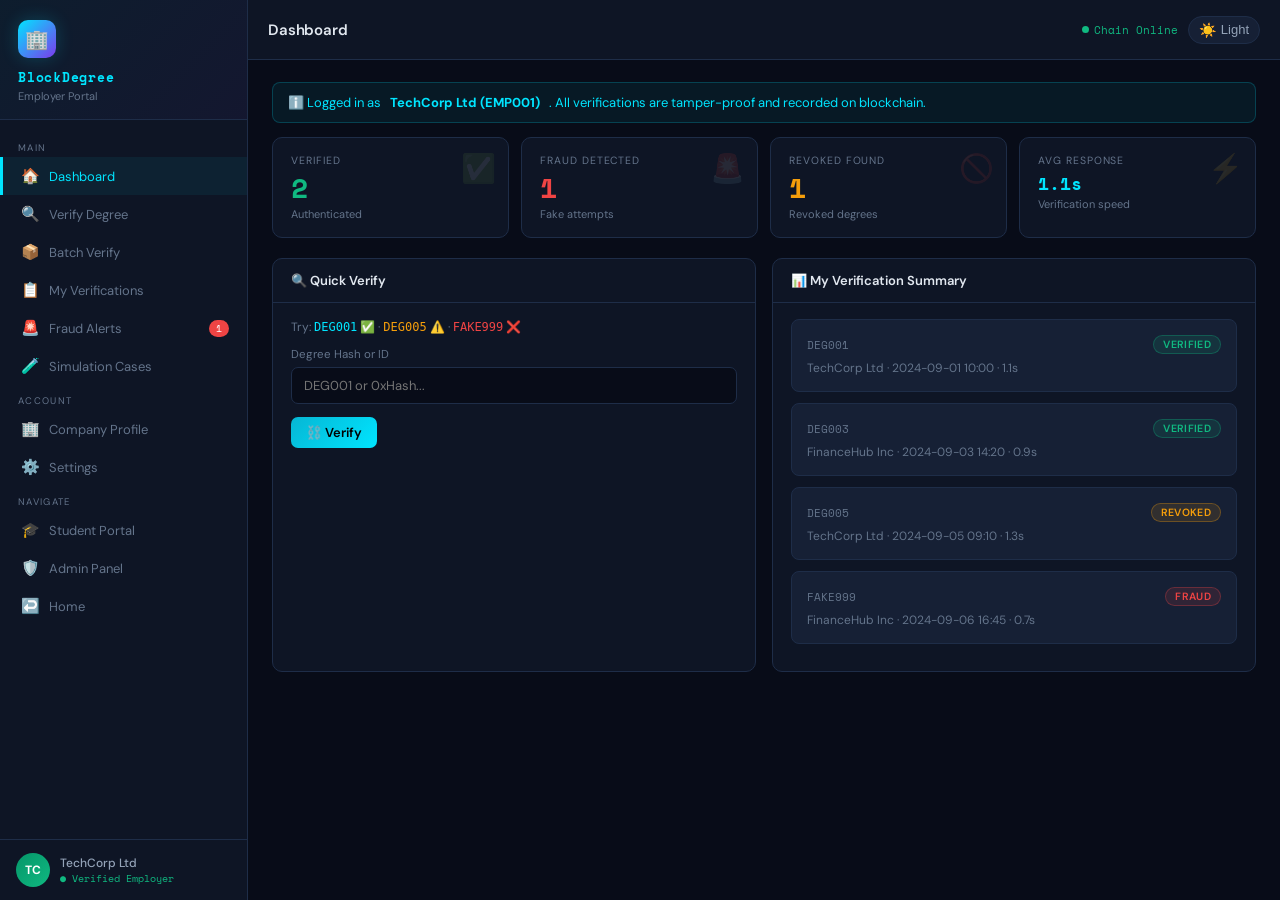
<file: employer-dashboard.html>
<!DOCTYPE html>
<html lang="en">
<head>
  <meta charset="UTF-8" />
  <meta name="viewport" content="width=device-width, initial-scale=1.0" />
  <title>Employer Dashboard — BlockDegree</title>
  <link rel="stylesheet" href="styles.css" />
  <style>
    .result-card { background: var(--surface2); border: 1px solid var(--border); border-radius: var(--radius); padding: 18px; margin-top: 14px; display: none; }
    .result-card.show { display: block; animation: fadeIn .2s ease; }
    .result-card.ok   { border-color: rgba(16,185,129,.4); background: rgba(16,185,129,.05); }
    .result-card.fail { border-color: rgba(239,68,68,.4);  background: rgba(239,68,68,.05); }
    .result-card.warn { border-color: rgba(245,158,11,.4); background: rgba(245,158,11,.05); }
    .result-row { display:flex; justify-content:space-between; padding:6px 0; border-bottom:1px solid var(--border); font-size:13px; gap:8px; flex-wrap:wrap; }
    .result-row:last-child { border-bottom:none; }
    .result-row .rk { color:var(--muted); font-size:12px; flex-shrink:0; }
    .fraud-box { background:rgba(239,68,68,.05); border:1px solid rgba(239,68,68,.25); border-radius:10px; padding:18px; }
    .case-card { background:var(--surface2); border:1px solid var(--border); border-radius:8px; padding:15px; margin-bottom:11px; }
    .case-num { display:inline-flex; align-items:center; justify-content:center; width:24px; height:24px; border-radius:50%; background:var(--accent2); color:#fff; font-size:11px; font-weight:700; margin-right:7px; flex-shrink:0; }
  </style>

  <!-- BlockDegree: Theme + Sidebar (inline — works on any server) -->
  <script>
    (function(){
      try {
        var t = localStorage.getItem('bd-theme') || 'dark';
        document.documentElement.setAttribute('data-theme', t);
      } catch(e) {}
    })();

    function toggleTheme() {
      var html = document.documentElement;
      var next = html.getAttribute('data-theme') === 'light' ? 'dark' : 'light';
      html.setAttribute('data-theme', next);
      try { localStorage.setItem('bd-theme', next); } catch(e) {}
      _updateThemeBtn();
    }
    function _updateThemeBtn() {
      var isLight = document.documentElement.getAttribute('data-theme') === 'light';
      document.querySelectorAll('.theme-toggle').forEach(function(btn) {
        var icon  = btn.querySelector('.theme-icon');
        var label = btn.querySelector('.theme-label');
        if (icon)  icon.textContent  = isLight ? '🌙' : '☀️';
        if (label) label.textContent = isLight ? 'Dark' : 'Light';
      });
    }
    function openSidebar() {
      var sb = document.getElementById('sidebar');
      var ov = document.getElementById('sidebarOverlay');
      if (sb) sb.classList.add('open');
      if (ov) ov.classList.add('show');
      document.body.style.overflow = 'hidden';
    }
    function closeSidebar() {
      var sb = document.getElementById('sidebar');
      var ov = document.getElementById('sidebarOverlay');
      if (sb) sb.classList.remove('open');
      if (ov) ov.classList.remove('show');
      document.body.style.overflow = '';
    }
    document.addEventListener('DOMContentLoaded', function() {
      _updateThemeBtn();
      document.querySelectorAll('.nav-item').forEach(function(el) {
        el.addEventListener('click', function() {
          if (window.innerWidth <= 768) closeSidebar();
        });
      });
    });
  </script>
</head>
<body>
<div class="layout">

  <div class="sidebar-overlay" id="sidebarOverlay" onclick="closeSidebar()"></div>

  <aside class="sidebar" id="sidebar">
    <div class="sidebar-logo">
      <div class="logo-icon">🏢</div>
      <h2>BlockDegree</h2>
      <p>Employer Portal</p>
    </div>
    <nav class="sidebar-nav">
      <div class="nav-section-label">Main</div>
      <a class="nav-item active" onclick="showPage('overview',this)"><span class="icon">🏠</span> Dashboard</a>
      <a class="nav-item" onclick="showPage('verify',this)"><span class="icon">🔍</span> Verify Degree</a>
      <a class="nav-item" onclick="showPage('batch-verify',this)"><span class="icon">📦</span> Batch Verify</a>
      <a class="nav-item" onclick="showPage('verif-history',this)"><span class="icon">📋</span> My Verifications</a>
      <a class="nav-item" onclick="showPage('fraud-log',this)"><span class="icon">🚨</span> Fraud Alerts<span class="nav-badge">1</span></a>
      <a class="nav-item" onclick="showPage('simulation',this)"><span class="icon">🧪</span> Simulation Cases</a>
      <div class="nav-section-label">Account</div>
      <a class="nav-item" onclick="showPage('profile',this)"><span class="icon">🏢</span> Company Profile</a>
      <a class="nav-item" onclick="showPage('settings',this)"><span class="icon">⚙️</span> Settings</a>
      <div class="nav-section-label">Navigate</div>
      <a class="nav-item" href="user-dashboard.html"><span class="icon">🎓</span> Student Portal</a>
      <a class="nav-item" href="admin-dashboard.html"><span class="icon">🛡️</span> Admin Panel</a>
      <a class="nav-item" href="index.html"><span class="icon">↩️</span> Home</a>
    </nav>
    <div class="sidebar-footer">
      <div class="avatar" style="background:linear-gradient(135deg,#059669,#10b981)">TC</div>
      <div style="min-width:0">
        <div class="footer-name">TechCorp Ltd</div>
        <div class="footer-role" style="color:var(--green)">● Verified Employer</div>
      </div>
    </div>
  </aside>

  <div class="main">
    <div class="topbar">
      <div style="display:flex;align-items:center;gap:10px;min-width:0">
        <button class="menu-toggle" onclick="openSidebar()">☰</button>
        <h1 id="page-title">Dashboard</h1>
      </div>
      <div class="topbar-right">
        <div class="chain-status"><div class="dot"></div><span class="chain-text">Chain Online</span></div>
        <button class="theme-toggle" onclick="toggleTheme()">
          <span class="theme-icon">☀️</span><span class="theme-label">Light</span>
        </button>
        <span class="topbar-badge" style="display:none" id="fraud-badge">1 FRAUD</span>
      </div>
    </div>

    <div class="content">

      <!-- OVERVIEW -->
      <div class="page active" id="page-overview">
        <div class="alert alert-info">ℹ️ Logged in as <strong>TechCorp Ltd (EMP001)</strong>. All verifications are tamper-proof and recorded on blockchain.</div>
        <div class="stats-grid">
          <div class="stat-card green"><div class="label">Verified</div><div class="value">2</div><div class="sub">Authenticated</div><div class="icon-bg">✅</div></div>
          <div class="stat-card red"><div class="label">Fraud Detected</div><div class="value">1</div><div class="sub">Fake attempts</div><div class="icon-bg">🚨</div></div>
          <div class="stat-card yellow"><div class="label">Revoked Found</div><div class="value">1</div><div class="sub">Revoked degrees</div><div class="icon-bg">🚫</div></div>
          <div class="stat-card blue"><div class="label">Avg Response</div><div class="value" style="font-size:18px">1.1s</div><div class="sub">Verification speed</div><div class="icon-bg">⚡</div></div>
        </div>
        <div class="two-col">
          <div class="section">
            <div class="section-header"><h3>🔍 Quick Verify</h3></div>
            <div class="section-body">
              <p style="color:var(--muted);font-size:12px;margin-bottom:12px">Try: <code style="color:var(--accent)">DEG001</code> ✅ · <code style="color:var(--yellow)">DEG005</code> ⚠️ · <code style="color:var(--red)">FAKE999</code> ❌</p>
              <div class="form-group"><label>Degree Hash or ID</label><input type="text" id="quick-input" placeholder="DEG001 or 0xHash..." onkeydown="if(event.key==='Enter')quickVerify()"/></div>
              <button class="btn btn-primary" onclick="quickVerify()">⛓️ Verify</button>
              <div class="result-card" id="quick-result"></div>
            </div>
          </div>
          <div class="section">
            <div class="section-header"><h3>📊 My Verification Summary</h3></div>
            <div class="section-body" id="emp-verif-summary"></div>
          </div>
        </div>
      </div>

      <!-- VERIFY -->
      <div class="page" id="page-verify">
        <div class="section">
          <div class="section-header"><h3>⛓️ Degree Verification Engine</h3></div>
          <div class="section-body">
            <p style="color:var(--muted);font-size:13px;margin-bottom:16px">Submit a degree hash or ID to verify against the private blockchain. The smart contract computes and compares SHA-256 hashes — instant, tamper-proof, no intermediary.</p>
            <div class="form-row">
              <div class="form-group"><label>Degree Hash / ID</label><input type="text" id="verify-input" placeholder="DEG001 or 0xHash..."/></div>
              <div class="form-group"><label>Employer ID</label><input type="text" id="verify-emp" value="EMP001" readonly style="color:var(--accent);font-family:var(--font-mono)"/></div>
            </div>
            <div class="form-group"><label>Applicant Name (for audit)</label><input type="text" placeholder="e.g. Muhammad Hassan Shahzad"/></div>
            <div style="display:flex;gap:8px;flex-wrap:wrap">
              <button class="btn btn-primary" onclick="runVerification()">⛓️ Verify on Blockchain</button>
              <button class="btn btn-outline" onclick="document.getElementById('verify-input').value='';document.getElementById('full-result').className='result-card'">🔄 Clear</button>
            </div>
            <div class="result-card" id="full-result"></div>
          </div>
        </div>
        <div class="section">
          <div class="section-header"><h3>🔎 How Verification Works</h3></div>
          <div class="section-body">
            <div class="progress-step"><div class="step-num done">1</div><div><strong>Submit Degree Hash / ID</strong><br><span style="font-size:12px;color:var(--muted)">Provide the hash or ID the applicant gave you.</span></div></div>
            <div class="progress-step"><div class="step-num done">2</div><div><strong>Smart Contract Lookup</strong><br><span style="font-size:12px;color:var(--muted)">VerifyContract.verifyDegree() queries the blockchain ledger.</span></div></div>
            <div class="progress-step"><div class="step-num done">3</div><div><strong>SHA-256 Hash Comparison</strong><br><span style="font-size:12px;color:var(--muted)">Submitted data hashed and compared to on-chain record.</span></div></div>
            <div class="progress-step"><div class="step-num">4</div><div><strong>Result + Audit Log</strong><br><span style="font-size:12px;color:var(--muted)">VERIFIED / REVOKED / FRAUD result returned and logged immutably.</span></div></div>
          </div>
        </div>
      </div>

      <!-- BATCH VERIFY -->
      <div class="page" id="page-batch-verify">
        <div class="section">
          <div class="section-header"><h3>📦 Batch Degree Verification</h3></div>
          <div class="section-body">
            <p style="color:var(--muted);font-size:13px;margin-bottom:14px">Enter multiple degree IDs (one per line). Ideal for bulk hiring verification.</p>
            <div class="form-group"><label>Degree IDs / Hashes (one per line)</label>
              <textarea id="batch-input" rows="5" placeholder="DEG001&#10;DEG003&#10;FAKE999&#10;DEG005"></textarea>
            </div>
            <button class="btn btn-primary" onclick="runBatch()">⛓️ Batch Verify All</button>
            <div id="batch-results" style="margin-top:14px"></div>
          </div>
        </div>
      </div>

      <!-- VERIFICATION HISTORY -->
      <div class="page" id="page-verif-history">
        <div class="section">
          <div class="section-header"><h3>📋 My Verification History</h3><button class="btn btn-outline btn-sm" onclick="exportVerifHistory()">⬇ CSV</button></div>
          <div class="section-body table-wrap">
            <table>
              <thead><tr><th>ID</th><th>Degree</th><th>Student</th><th>Program</th><th>University</th><th>Result</th><th>Response</th><th>Timestamp</th><th>Tx</th></tr></thead>
              <tbody id="full-verif-table"></tbody>
            </table>
          </div>
        </div>
      </div>

      <!-- FRAUD LOG -->
      <div class="page" id="page-fraud-log">
        <div class="alert alert-danger">🚨 1 fraud attempt detected. Permanently logged on blockchain.</div>
        <div class="fraud-box" style="margin-bottom:18px">
          <h4 style="color:var(--red);font-size:14px;margin-bottom:10px">🚨 FRAUD DETECTED — Degree FAKE999</h4>
          <div style="font-size:13px;margin-bottom:10px">On <strong>2024-09-06 16:45</strong>, verification of <code>FAKE999</code> failed — no blockchain record found.</div>
          <div class="result-row"><span class="rk">Submitted Hash</span><span class="mono" style="word-break:break-all">0xFAKEHASH999_TAMPERED_DATA...</span></div>
          <div class="result-row"><span class="rk">Match</span><span style="color:var(--red);font-weight:600">NOT FOUND</span></div>
          <div class="result-row"><span class="rk">Event</span><span style="color:var(--red)">FRAUD_DETECTED emitted</span></div>
          <div class="result-row"><span class="rk">Audit Entry</span><span class="mono">LOG010</span></div>
          <div style="margin-top:12px"><div class="hash" style="font-size:10px">Tx: 0xVTX004I4D5E6F7...</div></div>
        </div>
        <div class="section">
          <div class="section-header"><h3>ℹ️ Fraud Detection Flow</h3></div>
          <div class="section-body">
            <div class="progress-step"><div class="step-num" style="background:var(--red);color:#fff">!</div><div><strong>Hash Mismatch</strong><br><span style="font-size:12px;color:var(--muted)">No blockchain record matches the submitted degree data.</span></div></div>
            <div class="progress-step"><div class="step-num" style="background:var(--red);color:#fff">!</div><div><strong>FRAUD_DETECTED Event</strong><br><span style="font-size:12px;color:var(--muted)">Contract emits event. Transaction rejected — NOT written to chain.</span></div></div>
            <div class="progress-step"><div class="step-num" style="background:var(--yellow);color:#000">!</div><div><strong>Audit Log Updated</strong><br><span style="font-size:12px;color:var(--muted)">Immutable audit entry: actor, target, timestamp, IP recorded.</span></div></div>
            <div class="progress-step"><div class="step-num pending">4</div><div><strong>Admin Notified</strong><br><span style="font-size:12px;color:var(--muted)">Admin receives alert. After 3 attempts, employer is auto-blocked.</span></div></div>
          </div>
        </div>
      </div>

      <!-- SIMULATION -->
      <div class="page" id="page-simulation">
        <div class="alert alert-info">🧪 CCP simulation: 3 real degrees + 1 fake degree attempt (as required by assignment).</div>
        <div id="simulation-cases"></div>
        <div class="section">
          <div class="section-header"><h3>📊 Simulation Summary</h3></div>
          <div class="section-body">
            <div class="bar-h"><div class="label">Verified</div><div class="bar-track"><div class="bar-fill" style="width:50%"></div></div><div class="val">2</div></div>
            <div class="bar-h"><div class="label">Revoked</div><div class="bar-track"><div class="bar-fill" style="width:25%;background:var(--yellow)"></div></div><div class="val">1</div></div>
            <div class="bar-h"><div class="label">Fraud</div><div class="bar-track"><div class="bar-fill" style="width:25%;background:var(--red)"></div></div><div class="val">1</div></div>
          </div>
        </div>
      </div>

      <!-- PROFILE -->
      <div class="page" id="page-profile">
        <div class="two-col">
          <div class="section">
            <div class="section-header"><h3>🏢 Company Profile</h3></div>
            <div class="section-body">
              <div class="form-group"><label>Company Name</label><input type="text" value="TechCorp Ltd"/></div>
              <div class="form-group"><label>Employer ID</label><input type="text" value="EMP001" readonly style="color:var(--accent)"/></div>
              <div class="form-group"><label>HR Contact Email</label><input type="text" value="hr@techcorp.com"/></div>
              <div class="form-group"><label>Verification Wallet</label><input type="text" value="0xEMP001TECHCORP..." readonly style="color:var(--accent);font-family:var(--font-mono);font-size:11px"/></div>
              <div style="margin-bottom:12px"><span class="badge badge-green">✅ Verified Employer</span></div>
              <button class="btn btn-primary">Save Changes</button>
            </div>
          </div>
          <div class="section">
            <div class="section-header"><h3>📊 Verification Statistics</h3></div>
            <div class="section-body">
              <div class="metric-row">
                <div class="mini-stat"><div class="ml">Total</div><div class="mv" style="color:var(--accent)">4</div></div>
                <div class="mini-stat"><div class="ml">Verified</div><div class="mv" style="color:var(--green)">2</div></div>
                <div class="mini-stat"><div class="ml">Revoked</div><div class="mv" style="color:var(--yellow)">1</div></div>
                <div class="mini-stat"><div class="ml">Fraud</div><div class="mv" style="color:var(--red)">1</div></div>
              </div>
              <div class="bar-h"><div class="label">Success Rate</div><div class="bar-track"><div class="bar-fill" style="width:50%"></div></div><div class="val">50%</div></div>
              <div class="bar-h"><div class="label">Avg Response</div><div class="bar-track"><div class="bar-fill" style="width:55%"></div></div><div class="val">1.1s</div></div>
            </div>
          </div>
        </div>
      </div>

      <!-- SETTINGS -->
      <div class="page" id="page-settings">
        <div class="section">
          <div class="section-header"><h3>⚙️ Verification Settings</h3></div>
          <div class="section-body">
            <div class="control-row"><div class="ctrl-info"><strong>Auto-log All Verifications</strong><span>Record every query to blockchain audit log</span></div><div class="toggle on" onclick="this.classList.toggle('on')"></div></div>
            <div class="control-row"><div class="ctrl-info"><strong>Email on Fraud Detection</strong><span>Notify HR immediately on fraud attempt</span></div><div class="toggle on" onclick="this.classList.toggle('on')"></div></div>
            <div class="control-row"><div class="ctrl-info"><strong>Require Applicant Consent</strong><span>Student must approve before verifying</span></div><div class="toggle" onclick="this.classList.toggle('on')"></div></div>
            <div class="control-row"><div class="ctrl-info"><strong>Batch Verification</strong><span>Allow verifying multiple degrees at once</span></div><div class="toggle on" onclick="this.classList.toggle('on')"></div></div>
            <button class="btn btn-primary" style="margin-top:13px">Save Settings</button>
          </div>
        </div>
      </div>

    </div><!-- /content -->

    <!-- BOTTOM NAV -->
    <nav class="bottom-nav">
      <div class="bottom-nav-items">
        <a class="bnav-item active" onclick="showPage('overview',null);setActiveBottom(this)"><div class="bni">🏠</div><span>Home</span></a>
        <a class="bnav-item" onclick="showPage('verify',null);setActiveBottom(this)"><div class="bni">🔍</div><span>Verify</span></a>
        <a class="bnav-item" onclick="showPage('batch-verify',null);setActiveBottom(this)"><div class="bni">📦</div><span>Batch</span></a>
        <a class="bnav-item" onclick="showPage('simulation',null);setActiveBottom(this)"><div class="bni">🧪</div><span>Cases</span></a>
        <a class="bnav-item" onclick="openSidebar()"><div class="bni">☰</div><span>More</span></a>
      </div>
    </nav>
  </div>
</div>

<script src="data.js"></script>
<script>
  function showPage(id, el) {
    document.querySelectorAll('.page').forEach(p=>p.classList.remove('active'));
    document.querySelectorAll('.nav-item').forEach(n=>n.classList.remove('active'));
    document.getElementById('page-'+id).classList.add('active');
    document.getElementById('page-title').textContent = id.replace(/-/g,' ').replace(/\b\w/g,c=>c.toUpperCase());
    if(el) el.classList.add('active');
  }
  function setActiveBottom(el) {
    document.querySelectorAll('.bnav-item').forEach(b=>b.classList.remove('active'));
    el.classList.add('active');
  }

  function buildResultCard(el, deg, mode) {
    if (mode==='fail') {
      el.className='result-card show fail';
      el.innerHTML=`<div style="color:var(--red);font-size:15px;font-weight:700;margin-bottom:10px">❌ FRAUD DETECTED</div>
        <div class="result-row"><span class="rk">Status</span><span style="color:var(--red)">No record found on blockchain</span></div>
        <div class="result-row"><span class="rk">Hash Match</span><span style="color:var(--red)">FAILED</span></div>
        <div class="result-row"><span class="rk">Event</span><span class="mono">FRAUD_DETECTED emitted</span></div>`;
    } else if (mode==='revoked') {
      el.className='result-card show warn';
      el.innerHTML=`<div style="color:var(--yellow);font-size:15px;font-weight:700;margin-bottom:10px">⚠️ DEGREE REVOKED</div>
        <div class="result-row"><span class="rk">Degree ID</span><span class="mono">${deg.id}</span></div>
        <div class="result-row"><span class="rk">Student</span><span>${getStudentName(deg.studentId)}</span></div>
        <div class="result-row"><span class="rk">Program</span><span>${deg.program}</span></div>
        <div class="result-row"><span class="rk">Status</span><span style="color:var(--red);font-weight:600">REVOKED — Do NOT accept</span></div>`;
    } else {
      el.className='result-card show ok';
      el.innerHTML=`<div style="color:var(--green);font-size:15px;font-weight:700;margin-bottom:10px">✅ DEGREE VERIFIED</div>
        <div class="result-row"><span class="rk">Degree ID</span><span class="mono">${deg.id}</span></div>
        <div class="result-row"><span class="rk">Student</span><span>${getStudentName(deg.studentId)}</span></div>
        <div class="result-row"><span class="rk">Program</span><span>${deg.program}</span></div>
        <div class="result-row"><span class="rk">University</span><span>${getUniName(deg.uniId)}</span></div>
        <div class="result-row"><span class="rk">Year</span><span>${deg.year}</span></div>
        <div class="result-row"><span class="rk">CGPA</span><span>${deg.cgpa}</span></div>
        <div class="result-row"><span class="rk">Hash</span><span class="mono" style="color:var(--green);word-break:break-all">${deg.hash.substring(0,32)}...</span></div>`;
    }
  }

  function quickVerify() {
    const val=document.getElementById('quick-input').value.trim();
    const el=document.getElementById('quick-result');
    if(!val)return;
    const deg=BLOCKCHAIN_DATA.degrees.find(d=>d.id===val||d.hash.includes(val));
    if(!deg) buildResultCard(el,null,'fail');
    else if(deg.status==='revoked') buildResultCard(el,deg,'revoked');
    else buildResultCard(el,deg,'ok');
  }
  function runVerification() {
    const val=document.getElementById('verify-input').value.trim();
    const el=document.getElementById('full-result');
    if(!val)return;
    const deg=BLOCKCHAIN_DATA.degrees.find(d=>d.id===val||d.hash.includes(val));
    if(!deg) buildResultCard(el,null,'fail');
    else if(deg.status==='revoked') buildResultCard(el,deg,'revoked');
    else buildResultCard(el,deg,'ok');
  }
  function runBatch() {
    const lines=document.getElementById('batch-input').value.split('\n').map(s=>s.trim()).filter(Boolean);
    const el=document.getElementById('batch-results');
    if(!lines.length)return;
    el.innerHTML=lines.map((val,i)=>{
      const deg=BLOCKCHAIN_DATA.degrees.find(d=>d.id===val||d.hash.includes(val));
      let badge,info;
      if(!deg){badge='badge-red';info='FRAUD DETECTED — Not found on blockchain';}
      else if(deg.status==='revoked'){badge='badge-yellow';info=`REVOKED — ${deg.program} · ${getUniName(deg.uniId)} · ${getStudentName(deg.studentId)}`;}
      else{badge='badge-green';info=`VERIFIED — ${deg.program} · ${getUniName(deg.uniId)} · ${getStudentName(deg.studentId)} · CGPA: ${deg.cgpa}`;}
      return `<div class="case-card"><div style="display:flex;align-items:center;gap:6px;margin-bottom:6px"><span class="case-num">${i+1}</span><strong class="mono">${val}</strong><span class="badge ${badge}" style="margin-left:auto">${badge.includes('green')?'VERIFIED':badge.includes('yellow')?'REVOKED':'FRAUD'}</span></div><div style="font-size:12px;color:var(--muted)">${info}</div></div>`;
    }).join('');
  }

  function renderVerifSummary() {
    const el=document.getElementById('emp-verif-summary');
    if(!el)return;
    el.innerHTML=BLOCKCHAIN_DATA.verifications.map(v=>`
      <div class="case-card">
        <div style="display:flex;justify-content:space-between;align-items:center;margin-bottom:6px;flex-wrap:wrap;gap:4px">
          <span class="mono">${v.degreeId}</span>
          <span class="badge ${v.result==='verified'?'badge-green':v.result==='fraud'?'badge-red':'badge-yellow'}">${v.result.toUpperCase()}</span>
        </div>
        <div style="font-size:12px;color:var(--muted)">${getEmpName(v.empId)} · ${v.timestamp} · ${v.responseTime||'—'}</div>
      </div>`).join('');
  }

  function renderFullVerifTable() {
    const tbody=document.getElementById('full-verif-table');
    if(!tbody)return;
    tbody.innerHTML=BLOCKCHAIN_DATA.verifications.map(v=>{
      const deg=BLOCKCHAIN_DATA.degrees.find(d=>d.id===v.degreeId);
      return `<tr>
        <td class="mono">${v.id}</td><td class="mono">${v.degreeId}</td>
        <td>${deg?getStudentName(deg.studentId):'—'}</td>
        <td>${deg?deg.program:'—'}</td>
        <td>${deg?getUniName(deg.uniId):'—'}</td>
        <td><span class="badge ${v.result==='verified'?'badge-green':v.result==='fraud'?'badge-red':'badge-yellow'}">${v.result.toUpperCase()}</span></td>
        <td class="mono">${v.responseTime||'—'}</td><td class="mono">${v.timestamp}</td>
        <td class="mono">${v.txHash}</td>
      </tr>`;
    }).join('');
  }

  function renderSimulationCases() {
    const el=document.getElementById('simulation-cases');
    if(!el)return;
    el.innerHTML=BLOCKCHAIN_DATA.verifications.map((v,i)=>{
      const deg=BLOCKCHAIN_DATA.degrees.find(d=>d.id===v.degreeId);
      const badge=v.result==='verified'?'badge-green':v.result==='fraud'?'badge-red':'badge-yellow';
      const icon=v.result==='verified'?'✅':v.result==='fraud'?'❌':'⚠️';
      return `<div class="case-card" style="margin-bottom:12px">
        <div style="display:flex;justify-content:space-between;align-items:center;margin-bottom:10px;flex-wrap:wrap;gap:6px">
          <span style="font-size:14px;font-weight:600"><span class="case-num">${i+1}</span>${icon} Case ${i+1}: ${v.result.toUpperCase()}</span>
          <span class="badge ${badge}">${v.result.toUpperCase()}</span>
        </div>
        <div class="result-row"><span class="rk">Degree ID</span><span class="mono">${v.degreeId}</span></div>
        <div class="result-row"><span class="rk">Employer</span><span>${getEmpName(v.empId)}</span></div>
        <div class="result-row"><span class="rk">Student</span><span>${deg?getStudentName(deg.studentId):'<span style="color:var(--red)">NOT FOUND</span>'}</span></div>
        ${v.note?`<div class="result-row"><span class="rk">Note</span><span style="color:var(--red);font-size:12px">${v.note}</span></div>`:''}
        <div class="result-row"><span class="rk">Timestamp</span><span class="mono">${v.timestamp}</span></div>
        <div class="result-row"><span class="rk">Response</span><span class="mono">${v.responseTime||'—'}</span></div>
      </div>`;
    }).join('');
  }

  function exportVerifHistory() {
    const rows=['ID,Degree ID,Student,Program,University,Result,Response,Timestamp,Tx Hash',
      ...BLOCKCHAIN_DATA.verifications.map(v=>{
        const deg=BLOCKCHAIN_DATA.degrees.find(d=>d.id===v.degreeId);
        return `${v.id},${v.degreeId},${deg?getStudentName(deg.studentId):'UNKNOWN'},${deg?deg.program:'—'},${deg?getUniName(deg.uniId):'—'},${v.result},${v.responseTime||'—'},${v.timestamp},${v.txHash}`;
      })].join('\n');
    const a=document.createElement('a');a.href='data:text/csv;charset=utf-8,'+encodeURIComponent(rows);a.download='verifications.csv';a.click();
  }

  renderVerifSummary();
  renderFullVerifTable();
  renderSimulationCases();
</script>
</body>
</html>
</file>
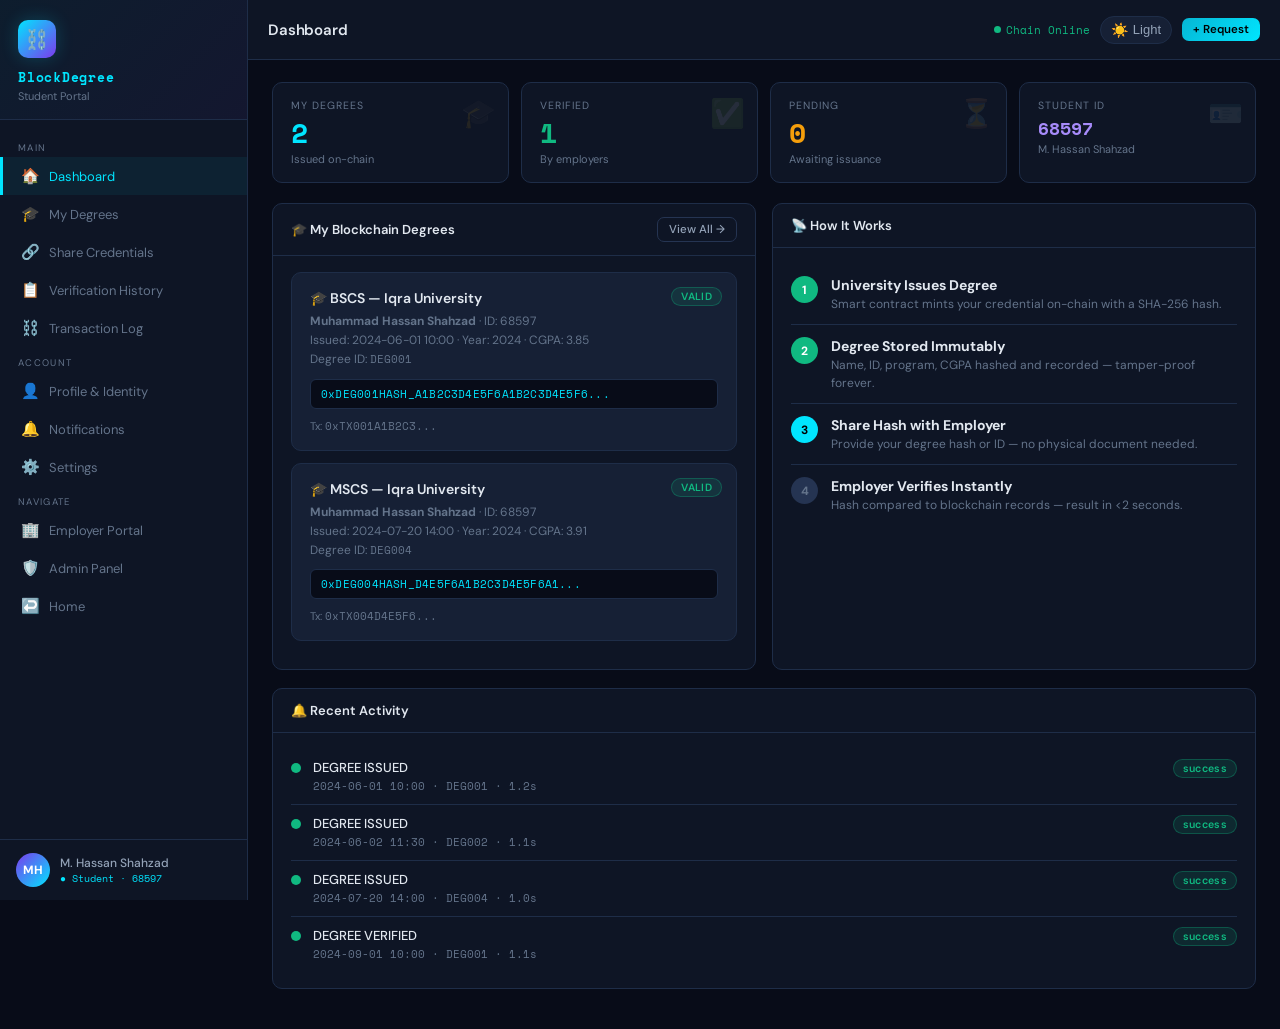
<file: user-dashboard.html>
<!DOCTYPE html>
<html lang="en">
<head>
  <meta charset="UTF-8" />
  <meta name="viewport" content="width=device-width, initial-scale=1.0" />
  <title>Student Dashboard — BlockDegree</title>
  <link rel="stylesheet" href="styles.css" />
  <style>
    .cert-box {
      background: linear-gradient(135deg, rgba(0,229,255,.04), rgba(124,58,237,.06));
      border: 1px solid var(--border2); border-radius: 12px; padding: 24px;
      text-align: center; position: relative; overflow: hidden;
    }
    body.light .cert-box { background: linear-gradient(135deg, rgba(2,132,199,.04), rgba(124,58,237,.04)); }
    .qr-placeholder { width: 72px; height: 72px; margin: 10px auto; background: var(--bg); border: 1px solid var(--border); border-radius: 8px; display:flex; align-items:center; justify-content:center; font-size:26px; }
    .skill-bar { margin-bottom:10px; }
    .skill-bar .skill-label { display:flex; justify-content:space-between; font-size:12px; margin-bottom:4px; color:var(--muted); }
    .skill-track { height:8px; background:var(--bg); border-radius:4px; overflow:hidden; border:1px solid var(--border); }
    .skill-fill { height:100%; border-radius:4px; background:linear-gradient(to right,var(--accent2),var(--accent)); }
    .notif-item { display:flex; gap:12px; align-items:flex-start; padding:10px 0; border-bottom:1px solid var(--border); }
    .notif-item:last-child { border-bottom:none; }
    .notif-icon { width:32px; height:32px; border-radius:8px; display:flex; align-items:center; justify-content:center; font-size:15px; flex-shrink:0; }
    .ni-green  { background:rgba(16,185,129,.12); }
    .ni-blue   { background:rgba(0,229,255,.08); }
    .ni-yellow { background:rgba(245,158,11,.1); }
    .timeline-item { display:flex; gap:12px; padding:10px 0; border-bottom:1px solid var(--border); align-items:flex-start; }
    .timeline-item:last-child { border-bottom:none; }
    .tl-dot { width:10px; height:10px; border-radius:50%; margin-top:4px; flex-shrink:0; }
  </style>

  <!-- BlockDegree: Theme + Sidebar (inline — works on any server) -->
  <script>
    (function(){
      try {
        var t = localStorage.getItem('bd-theme') || 'dark';
        document.documentElement.setAttribute('data-theme', t);
      } catch(e) {}
    })();

    function toggleTheme() {
      var html = document.documentElement;
      var next = html.getAttribute('data-theme') === 'light' ? 'dark' : 'light';
      html.setAttribute('data-theme', next);
      try { localStorage.setItem('bd-theme', next); } catch(e) {}
      _updateThemeBtn();
    }
    function _updateThemeBtn() {
      var isLight = document.documentElement.getAttribute('data-theme') === 'light';
      document.querySelectorAll('.theme-toggle').forEach(function(btn) {
        var icon  = btn.querySelector('.theme-icon');
        var label = btn.querySelector('.theme-label');
        if (icon)  icon.textContent  = isLight ? '🌙' : '☀️';
        if (label) label.textContent = isLight ? 'Dark' : 'Light';
      });
    }
    function openSidebar() {
      var sb = document.getElementById('sidebar');
      var ov = document.getElementById('sidebarOverlay');
      if (sb) sb.classList.add('open');
      if (ov) ov.classList.add('show');
      document.body.style.overflow = 'hidden';
    }
    function closeSidebar() {
      var sb = document.getElementById('sidebar');
      var ov = document.getElementById('sidebarOverlay');
      if (sb) sb.classList.remove('open');
      if (ov) ov.classList.remove('show');
      document.body.style.overflow = '';
    }
    document.addEventListener('DOMContentLoaded', function() {
      _updateThemeBtn();
      document.querySelectorAll('.nav-item').forEach(function(el) {
        el.addEventListener('click', function() {
          if (window.innerWidth <= 768) closeSidebar();
        });
      });
    });
  </script>
</head>
<body>
<div class="layout">

  <!-- Sidebar overlay -->
  <div class="sidebar-overlay" id="sidebarOverlay" onclick="closeSidebar()"></div>

  <!-- SIDEBAR -->
  <aside class="sidebar" id="sidebar">
    <div class="sidebar-logo">
      <div class="logo-icon">⛓️</div>
      <h2>BlockDegree</h2>
      <p>Student Portal</p>
    </div>
    <nav class="sidebar-nav">
      <div class="nav-section-label">Main</div>
      <a class="nav-item active" onclick="showPage('overview',this)"><span class="icon">🏠</span> Dashboard</a>
      <a class="nav-item" onclick="showPage('my-degrees',this)"><span class="icon">🎓</span> My Degrees</a>
      <a class="nav-item" onclick="showPage('share',this)"><span class="icon">🔗</span> Share Credentials</a>
      <a class="nav-item" onclick="showPage('verif-history',this)"><span class="icon">📋</span> Verification History</a>
      <a class="nav-item" onclick="showPage('tx-log',this)"><span class="icon">⛓️</span> Transaction Log</a>
      <div class="nav-section-label">Account</div>
      <a class="nav-item" onclick="showPage('profile',this)"><span class="icon">👤</span> Profile & Identity</a>
      <a class="nav-item" onclick="showPage('notifications',this)"><span class="icon">🔔</span> Notifications</a>
      <a class="nav-item" onclick="showPage('settings',this)"><span class="icon">⚙️</span> Settings</a>
      <div class="nav-section-label">Navigate</div>
      <a class="nav-item" href="employer-dashboard.html"><span class="icon">🏢</span> Employer Portal</a>
      <a class="nav-item" href="admin-dashboard.html"><span class="icon">🛡️</span> Admin Panel</a>
      <a class="nav-item" href="index.html"><span class="icon">↩️</span> Home</a>
    </nav>
    <div class="sidebar-footer">
      <div class="avatar">MH</div>
      <div style="min-width:0">
        <div class="footer-name">M. Hassan Shahzad</div>
        <div class="footer-role">● Student · 68597</div>
      </div>
    </div>
  </aside>

  <!-- MAIN -->
  <div class="main">
    <!-- TOPBAR -->
    <div class="topbar">
      <div style="display:flex;align-items:center;gap:10px;min-width:0">
        <button class="menu-toggle" onclick="openSidebar()">☰</button>
        <h1 id="page-title">Dashboard</h1>
      </div>
      <div class="topbar-right">
        <div class="chain-status"><div class="dot"></div><span class="chain-text">Chain Online</span></div>
        <button class="theme-toggle" onclick="toggleTheme()">
          <span class="theme-icon">☀️</span><span class="theme-label">Light</span>
        </button>
        <button class="btn btn-primary btn-sm" onclick="showModal('requestModal')">+ Request</button>
      </div>
    </div>

    <!-- CONTENT -->
    <div class="content">

      <!-- OVERVIEW -->
      <div class="page active" id="page-overview">
        <div class="stats-grid">
          <div class="stat-card blue"><div class="label">My Degrees</div><div class="value">2</div><div class="sub">Issued on-chain</div><div class="icon-bg">🎓</div></div>
          <div class="stat-card green"><div class="label">Verified</div><div class="value">1</div><div class="sub">By employers</div><div class="icon-bg">✅</div></div>
          <div class="stat-card yellow"><div class="label">Pending</div><div class="value">0</div><div class="sub">Awaiting issuance</div><div class="icon-bg">⏳</div></div>
          <div class="stat-card purple"><div class="label">Student ID</div><div class="value" style="font-size:18px;color:#a78bfa">68597</div><div class="sub">M. Hassan Shahzad</div><div class="icon-bg">🪪</div></div>
        </div>
        <div class="two-col">
          <div class="section">
            <div class="section-header"><h3>🎓 My Blockchain Degrees</h3><button class="btn btn-outline btn-sm" onclick="showPage('my-degrees',null)">View All →</button></div>
            <div class="section-body" id="overview-degrees"></div>
          </div>
          <div class="section">
            <div class="section-header"><h3>📡 How It Works</h3></div>
            <div class="section-body">
              <div class="progress-step"><div class="step-num done">1</div><div><strong>University Issues Degree</strong><br><span style="color:var(--muted);font-size:12px">Smart contract mints your credential on-chain with a SHA-256 hash.</span></div></div>
              <div class="progress-step"><div class="step-num done">2</div><div><strong>Degree Stored Immutably</strong><br><span style="color:var(--muted);font-size:12px">Name, ID, program, CGPA hashed and recorded — tamper-proof forever.</span></div></div>
              <div class="progress-step"><div class="step-num">3</div><div><strong>Share Hash with Employer</strong><br><span style="color:var(--muted);font-size:12px">Provide your degree hash or ID — no physical document needed.</span></div></div>
              <div class="progress-step"><div class="step-num pending">4</div><div><strong>Employer Verifies Instantly</strong><br><span style="color:var(--muted);font-size:12px">Hash compared to blockchain records — result in &lt;2 seconds.</span></div></div>
            </div>
          </div>
        </div>
        <div class="section">
          <div class="section-header"><h3>🔔 Recent Activity</h3></div>
          <div class="section-body" id="activity-feed"></div>
        </div>
      </div>

      <!-- MY DEGREES -->
      <div class="page" id="page-my-degrees">
        <div class="alert alert-info">🔗 All degrees are cryptographically hashed and stored on the private blockchain — tamper-proof and permanently verifiable.</div>
        <div id="all-degrees-list"></div>
      </div>

      <!-- SHARE CREDENTIALS -->
      <div class="page" id="page-share">
        <div class="two-col">
          <div class="section">
            <div class="section-header"><h3>🔗 Share a Degree</h3></div>
            <div class="section-body">
              <div class="form-group"><label>Select Degree</label>
                <select id="share-degree-select" onchange="updateShareInfo()">
                  <option value="DEG001">DEG001 — BSCS · Iqra University · 2024</option>
                  <option value="DEG004">DEG004 — MSCS · Iqra University · 2024</option>
                </select>
              </div>
              <div class="form-group"><label>Share With (Employer Email)</label><input type="email" placeholder="hr@company.com" id="share-email"/></div>
              <div class="form-group"><label>Message (Optional)</label><textarea rows="3" placeholder="Please verify my degree for job application..."></textarea></div>
              <div style="display:flex;gap:8px;flex-wrap:wrap">
                <button class="btn btn-primary" onclick="shareCredential()">📤 Send Link</button>
                <button class="btn btn-outline" onclick="copyHash()">📋 Copy Hash</button>
              </div>
              <div id="share-feedback" class="verify-result"></div>
            </div>
          </div>
          <div class="section">
            <div class="section-header"><h3>📄 Certificate Preview</h3></div>
            <div class="section-body">
              <div class="cert-box">
                <div style="font-size:36px;margin-bottom:6px">🏛️</div>
                <div style="font-family:var(--font-mono);font-size:10px;color:var(--accent);letter-spacing:.1em;margin-bottom:6px">BLOCKCHAIN VERIFIED CREDENTIAL</div>
                <div style="font-size:16px;font-weight:700;margin-bottom:3px">Muhammad Hassan Shahzad</div>
                <div style="font-size:12px;color:var(--muted);margin-bottom:3px">Student ID: 68597</div>
                <div style="font-size:13px;color:var(--text2);margin-bottom:3px" id="cert-program">Bachelor of Science — Computer Science (BSCS)</div>
                <div style="font-size:12px;color:var(--muted)" id="cert-uni">Iqra University · 2024</div>
                <div class="qr-placeholder">▦</div>
                <div class="hash" id="cert-hash" style="font-size:10px">0xDEG001HASH_A1B2C3D4E5F6...</div>
                <div style="font-size:11px;color:var(--green);margin-top:10px">✅ Verified on Private Blockchain · SHA-256</div>
              </div>
            </div>
          </div>
        </div>
      </div>

      <!-- VERIFICATION HISTORY -->
      <div class="page" id="page-verif-history">
        <div class="section">
          <div class="section-header"><h3>📋 Employer Verification History</h3></div>
          <div class="section-body table-wrap">
            <table>
              <thead><tr><th>ID</th><th>Degree</th><th>Employer</th><th>Result</th><th>Response</th><th>Timestamp</th><th>Tx Hash</th></tr></thead>
              <tbody id="my-verif-table"></tbody>
            </table>
          </div>
        </div>
      </div>

      <!-- TX LOG -->
      <div class="page" id="page-tx-log">
        <div class="section">
          <div class="section-header"><h3>⛓️ My Blockchain Transactions</h3></div>
          <div class="section-body" id="my-tx-log"></div>
        </div>
        <div class="section">
          <div class="section-header"><h3>⚡ Smart Contract Execution</h3></div>
          <div class="section-body">
            <div class="terminal">
[2024-06-01 10:00] DegreeContract.issueDegree(STU001, BSCS, UNI001) → DEG001 | Gas: 21,000 | ✅ CONFIRMED<br>
[2024-07-20 14:00] DegreeContract.issueDegree(STU001, MSCS, UNI001) → DEG004 | Gas: 21,000 | ✅ CONFIRMED<br>
[2024-09-01 10:00] VerifyContract.verifyDegree(DEG001, EMP001) → VERIFIED | Gas: 8,500 | ✅ CONFIRMED<br>
[2024-09-07 02:30] AccessContract.checkAccess(DEG002) → <span style="color:var(--red)">UNAUTHORIZED | DENIED | LOGGED</span>
            </div>
          </div>
        </div>
      </div>

      <!-- PROFILE -->
      <div class="page" id="page-profile">
        <div class="two-col">
          <div class="section">
            <div class="section-header"><h3>👤 Student Identity</h3></div>
            <div class="section-body">
              <div class="form-group"><label>Full Name</label><input type="text" value="Muhammad Hassan Shahzad"/></div>
              <div class="form-row">
                <div class="form-group"><label>Student ID</label><input type="text" value="68597"/></div>
                <div class="form-group"><label>Roll No.</label><input type="text" value="STU001"/></div>
              </div>
              <div class="form-group"><label>Email</label><input type="text" value="hassan.shahzad@student.iqra.edu.pk"/></div>
              <div class="form-group"><label>University</label><input type="text" value="Iqra University" readonly/></div>
              <div class="form-group"><label>Enrolled</label><input type="text" value="2020"/></div>
              <div class="form-group"><label>Wallet Address</label><input type="text" value="0xSTU001MHSF67A2B3C4D5E6F7..." readonly style="color:var(--accent);font-family:var(--font-mono);font-size:11px"/></div>
              <div style="margin-bottom:14px"><span style="font-size:11px;color:var(--green)">✅ Verified by Blockchain CA</span></div>
              <button class="btn btn-primary">Save Changes</button>
            </div>
          </div>
          <div>
            <div class="section" style="margin-bottom:16px">
              <div class="section-header"><h3>🪪 Identity Certificate</h3></div>
              <div class="section-body">
                <div class="cert-box" style="text-align:center">
                  <div style="font-size:32px;margin-bottom:7px">🏛️</div>
                  <div style="font-family:var(--font-mono);font-size:10px;color:var(--accent);letter-spacing:.1em;margin-bottom:7px">IDENTITY CERTIFICATE</div>
                  <div style="font-size:15px;font-weight:700">Muhammad Hassan Shahzad</div>
                  <div style="font-size:12px;color:var(--muted);margin:4px 0">Student · Iqra University · 68597</div>
                  <div class="hash" style="margin-top:11px;font-size:10px">0xSTU001CERT_MHASHZAD_68597_IQRA...</div>
                  <div style="font-size:11px;color:var(--green);margin-top:8px">✅ Verified by Blockchain CA</div>
                </div>
              </div>
            </div>
            <div class="section">
              <div class="section-header"><h3>📊 Academic Stats</h3></div>
              <div class="section-body">
                <div class="skill-bar"><div class="skill-label"><span>BSCS CGPA</span><span style="color:var(--accent)">3.85 / 4.0</span></div><div class="skill-track"><div class="skill-fill" style="width:96%"></div></div></div>
                <div class="skill-bar"><div class="skill-label"><span>MSCS CGPA</span><span style="color:var(--accent)">3.91 / 4.0</span></div><div class="skill-track"><div class="skill-fill" style="width:97%"></div></div></div>
                <div class="skill-bar"><div class="skill-label"><span>Degrees Issued</span><span style="color:var(--green)">2 on-chain</span></div><div class="skill-track"><div class="skill-fill" style="width:100%;background:var(--green)"></div></div></div>
              </div>
            </div>
          </div>
        </div>
      </div>

      <!-- NOTIFICATIONS -->
      <div class="page" id="page-notifications">
        <div class="section">
          <div class="section-header"><h3>🔔 Notifications</h3><span class="badge badge-blue">3 unread</span></div>
          <div class="section-body">
            <div class="notif-item"><div class="notif-icon ni-green">✅</div><div><div style="font-size:13px;font-weight:500">Degree DEG001 Verified by TechCorp Ltd</div><div style="font-size:12px;color:var(--muted)">TechCorp Ltd verified your BSCS degree on 2024-09-01</div><div style="font-size:11px;color:var(--muted);margin-top:2px;font-family:var(--font-mono)">2024-09-01 10:00</div></div></div>
            <div class="notif-item"><div class="notif-icon ni-blue">🎓</div><div><div style="font-size:13px;font-weight:500">New Degree Issued: MSCS</div><div style="font-size:12px;color:var(--muted)">Iqra University issued your MSCS degree (DEG004) on blockchain</div><div style="font-size:11px;color:var(--muted);margin-top:2px;font-family:var(--font-mono)">2024-07-20 14:00</div></div></div>
            <div class="notif-item"><div class="notif-icon ni-yellow">⚠️</div><div><div style="font-size:13px;font-weight:500">Unauthorized Access Attempt on DEG002</div><div style="font-size:12px;color:var(--muted)">Unknown actor blocked and logged — 2024-09-07</div><div style="font-size:11px;color:var(--muted);margin-top:2px;font-family:var(--font-mono)">2024-09-07 02:30</div></div></div>
            <div class="notif-item"><div class="notif-icon ni-blue">🎓</div><div><div style="font-size:13px;font-weight:500">New Degree Issued: BSCS</div><div style="font-size:12px;color:var(--muted)">Iqra University issued your BSCS degree (DEG001) on blockchain</div><div style="font-size:11px;color:var(--muted);margin-top:2px;font-family:var(--font-mono)">2024-06-01 10:00</div></div></div>
          </div>
        </div>
      </div>

      <!-- SETTINGS -->
      <div class="page" id="page-settings">
        <div class="two-col">
          <div class="section">
            <div class="section-header"><h3>🔔 Notifications</h3></div>
            <div class="section-body">
              <div class="control-row"><div class="ctrl-info"><strong>Email on Verification</strong><span>Notify when employer verifies your degree</span></div><div class="toggle on" onclick="this.classList.toggle('on')"></div></div>
              <div class="control-row"><div class="ctrl-info"><strong>Fraud Alert Emails</strong><span>Alert on fake attempts involving you</span></div><div class="toggle on" onclick="this.classList.toggle('on')"></div></div>
              <div class="control-row"><div class="ctrl-info"><strong>Transaction Confirmations</strong><span>Email for each blockchain transaction</span></div><div class="toggle" onclick="this.classList.toggle('on')"></div></div>
              <div class="control-row"><div class="ctrl-info"><strong>New Degree Issued</strong><span>Notify when university issues a degree</span></div><div class="toggle on" onclick="this.classList.toggle('on')"></div></div>
              <button class="btn btn-primary" style="margin-top:13px">Save Settings</button>
            </div>
          </div>
          <div class="section">
            <div class="section-header"><h3>🔐 Privacy & Security</h3></div>
            <div class="section-body">
              <div class="control-row"><div class="ctrl-info"><strong>Public Profile</strong><span>Let employers find you by Student ID</span></div><div class="toggle" onclick="this.classList.toggle('on')"></div></div>
              <div class="control-row"><div class="ctrl-info"><strong>Require Approval to Share</strong><span>Approve before degree hash is shared</span></div><div class="toggle on" onclick="this.classList.toggle('on')"></div></div>
              <div class="control-row"><div class="ctrl-info"><strong>Two-Factor Authentication</strong><span>Require 2FA for wallet operations</span></div><div class="toggle on" onclick="this.classList.toggle('on')"></div></div>
              <button class="btn btn-outline" style="margin-top:13px">🔑 Rotate Wallet Key</button>
            </div>
          </div>
        </div>
      </div>

    </div><!-- /content -->

    <!-- BOTTOM NAV (mobile) -->
    <nav class="bottom-nav">
      <div class="bottom-nav-items">
        <a class="bnav-item active" onclick="showPage('overview',null);setActiveBottom(this)"><div class="bni">🏠</div><span>Home</span></a>
        <a class="bnav-item" onclick="showPage('my-degrees',null);setActiveBottom(this)"><div class="bni">🎓</div><span>Degrees</span></a>
        <a class="bnav-item" onclick="showPage('share',null);setActiveBottom(this)"><div class="bni">🔗</div><span>Share</span></a>
        <a class="bnav-item" onclick="showPage('profile',null);setActiveBottom(this)"><div class="bni">👤</div><span>Profile</span></a>
        <a class="bnav-item" onclick="openSidebar()"><div class="bni">☰</div><span>More</span></a>
      </div>
    </nav>
  </div><!-- /main -->
</div><!-- /layout -->

<!-- Request Modal -->
<div class="modal-overlay" id="requestModal">
  <div class="modal">
    <h2>📨 Request Degree Issuance</h2>
    <div class="form-group"><label>Student Name</label><input type="text" value="Muhammad Hassan Shahzad"/></div>
    <div class="form-row">
      <div class="form-group"><label>Student ID</label><input type="text" value="68597"/></div>
      <div class="form-group"><label>Roll No.</label><input type="text" value="STU001"/></div>
    </div>
    <div class="form-row">
      <div class="form-group"><label>Program</label><select><option>BSCS</option><option>BSEE</option><option>MSCS</option><option>MBA</option></select></div>
      <div class="form-group"><label>Year</label><input type="text" placeholder="2024"/></div>
    </div>
    <div class="form-group"><label>University</label><select><option>Iqra University (UNI001)</option><option>FAST-NUCES (UNI002)</option></select></div>
    <div class="form-group"><label>CGPA</label><input type="text" placeholder="3.85"/></div>
    <div class="modal-footer">
      <button class="btn btn-outline" onclick="closeModal('requestModal')">Cancel</button>
      <button class="btn btn-primary" onclick="submitRequest()">Submit to Blockchain</button>
    </div>
  </div>
</div>

<script src="data.js"></script>
<script>
  function showPage(id, el) {
    document.querySelectorAll('.page').forEach(p => p.classList.remove('active'));
    document.querySelectorAll('.nav-item').forEach(n => n.classList.remove('active'));
    document.getElementById('page-' + id).classList.add('active');
    document.getElementById('page-title').textContent = id.replace(/-/g,' ').replace(/\b\w/g,c=>c.toUpperCase());
    if (el) el.classList.add('active');
  }
  function setActiveBottom(el) {
    document.querySelectorAll('.bnav-item').forEach(b=>b.classList.remove('active'));
    el.classList.add('active');
  }
  function showModal(id)  { document.getElementById(id).classList.add('open'); }
  function closeModal(id) { document.getElementById(id).classList.remove('open'); }
  function submitRequest() {
    closeModal('requestModal');
    alert('✅ Degree request submitted!\nTx: 0xTXNEW'+Math.random().toString(16).slice(2,10).toUpperCase()+'\nStatus: Pending...');
  }

  function renderDegrees(containerId, studentId, compact) {
    const degrees = BLOCKCHAIN_DATA.degrees.filter(d => d.studentId === studentId);
    const el = document.getElementById(containerId);
    if (!el) return;
    el.innerHTML = degrees.map(d => `
      <div class="degree-card">
        <div class="card-actions">
          <span class="badge ${d.status==='valid'?'badge-green':'badge-red'}">${d.status.toUpperCase()}</span>
        </div>
        <h4>🎓 ${d.program} — ${getUniName(d.uniId)}</h4>
        <div class="meta">
          <strong>Muhammad Hassan Shahzad</strong> · ID: 68597<br>
          Issued: ${d.timestamp} · Year: ${d.year} · CGPA: ${d.cgpa}<br>
          Degree ID: <span class="mono">${d.id}</span>
        </div>
        <div class="hash-row"><div class="hash">${d.hash}</div></div>
        <div style="margin-top:9px;display:flex;align-items:center;gap:8px;flex-wrap:wrap">
          <span style="font-size:11px;color:var(--muted)">Tx: <span class="mono">${d.txHash}</span></span>
          ${!compact ? `<button class="btn btn-outline btn-sm" onclick="navigator.clipboard&&navigator.clipboard.writeText('${d.hash}').then(()=>alert('Hash copied!'))">📋 Copy Hash</button>` : ''}
        </div>
      </div>`).join('');
  }

  function renderActivityFeed() {
    const el = document.getElementById('activity-feed');
    if (!el) return;
    const myLogs = BLOCKCHAIN_DATA.auditLogs.filter(l => ['DEG001','DEG004'].includes(l.target) || l.actor==='UNI001');
    el.innerHTML = myLogs.slice(0,5).map(l => `
      <div class="timeline-item">
        <div class="tl-dot" style="background:${l.status==='success'?'var(--green)':l.status==='warning'?'var(--yellow)':'var(--red)'}"></div>
        <div style="flex:1;min-width:0">
          <div style="font-size:13px;font-weight:500">${l.action.replace(/_/g,' ')}</div>
          <div class="mono" style="font-size:11px;color:var(--muted);margin-top:2px;word-break:break-all">${l.timestamp} · ${l.target} · ${l.txTime}</div>
        </div>
        <span class="badge ${l.status==='success'?'badge-green':l.status==='warning'?'badge-yellow':'badge-red'}" style="flex-shrink:0">${l.status}</span>
      </div>`).join('');
  }

  function renderVerifHistory() {
    const tbody = document.getElementById('my-verif-table');
    if (!tbody) return;
    const verifs = BLOCKCHAIN_DATA.verifications.filter(v => ['DEG001','DEG004'].includes(v.degreeId));
    tbody.innerHTML = verifs.length ? verifs.map(v => `<tr>
      <td class="mono">${v.id}</td><td class="mono">${v.degreeId}</td>
      <td>${getEmpName(v.empId)}</td>
      <td><span class="badge ${v.result==='verified'?'badge-green':'badge-yellow'}">${v.result.toUpperCase()}</span></td>
      <td class="mono">${v.responseTime||'—'}</td><td class="mono">${v.timestamp}</td>
      <td class="mono">${v.txHash}</td>
    </tr>`).join('') : '<tr><td colspan="7" style="text-align:center;color:var(--muted);padding:20px">No verifications yet</td></tr>';
  }

  function renderTxLog() {
    const el = document.getElementById('my-tx-log');
    if (!el) return;
    const logs = BLOCKCHAIN_DATA.auditLogs.filter(l => ['DEG001','DEG004'].includes(l.target) || l.actor==='UNI001');
    el.innerHTML = logs.map(l => `
      <div class="log-item">
        <div class="log-dot ${l.status}"></div>
        <div class="log-info" style="flex:1;min-width:0">
          <div class="action">${l.action.replace(/_/g,' ')} <span class="badge ${l.status==='success'?'badge-green':l.status==='warning'?'badge-yellow':'badge-red'}">${l.status}</span></div>
          <div class="meta" style="word-break:break-all">${l.actor} · ${l.target} · ${l.timestamp} · ${l.txTime}</div>
        </div>
        <span class="mono" style="font-size:10px;flex-shrink:0">${l.id}</span>
      </div>`).join('');
  }

  function updateShareInfo() {
    const sel = document.getElementById('share-degree-select').value;
    const d = BLOCKCHAIN_DATA.degrees.find(x=>x.id===sel);
    if (!d) return;
    document.getElementById('cert-program').textContent = d.program + ' — ' + getUniName(d.uniId);
    document.getElementById('cert-uni').textContent = getUniName(d.uniId) + ' · ' + d.year;
    document.getElementById('cert-hash').textContent = d.hash;
  }
  function shareCredential() {
    const email = document.getElementById('share-email').value;
    const fb = document.getElementById('share-feedback');
    if (!email) { fb.className='verify-result show fail'; fb.textContent='⚠️ Enter employer email first.'; return; }
    fb.className='verify-result show ok';
    fb.textContent='✅ Verification link sent to '+email+'\nThe employer can verify your degree on blockchain instantly.';
  }
  function copyHash() {
    const sel = document.getElementById('share-degree-select').value;
    const d = BLOCKCHAIN_DATA.degrees.find(x=>x.id===sel);
    if (d && navigator.clipboard) navigator.clipboard.writeText(d.hash).then(()=>alert('Hash copied!'));
  }

  renderDegrees('overview-degrees','STU001',true);
  renderDegrees('all-degrees-list','STU001',false);
  renderActivityFeed();
  renderVerifHistory();
  renderTxLog();
</script>
</body>
</html>
</file>
<file: styles.css>
/* ============================================================
   styles.css — BlockDegree · Full Responsive + Light/Dark Mode
   Iqra University · Blockchain Security CCP
   ============================================================ */

@import url('https://fonts.googleapis.com/css2?family=Space+Mono:wght@400;700&family=DM+Sans:ital,wght@0,300;0,400;0,500;0,600;0,700;1,400&display=swap');

/* ── Theme Variables ── */
html {
  /* Dark mode (default) */
  --bg:        #080c18;
  --surface:   #0e1525;
  --surface2:  #162035;
  --surface3:  #1c2840;
  --border:    #1e2d48;
  --border2:   #253452;
  --text:      #e2e8f0;
  --text2:     #94a3b8;
  --muted:     #64748b;
  --shadow:    0 4px 24px rgba(0,0,0,.5);
  --overlay:   rgba(0,0,0,.75);

  /* Accent colours — same in both themes */
  --accent:    #00e5ff;
  --accent2:   #7c3aed;
  --accent3:   #06b6d4;
  --green:     #10b981;
  --yellow:    #f59e0b;
  --red:       #ef4444;
  --orange:    #f97316;

  --font-mono: 'Space Mono', monospace;
  --font-body: 'DM Sans', sans-serif;
  --radius:    10px;
  --sidebar-w: 248px;
  --topbar-h:  60px;
}

/* ── Light Mode ── */
html[data-theme="light"] {
  --bg:        #f0f4f8;
  --surface:   #ffffff;
  --surface2:  #f8fafc;
  --surface3:  #f1f5f9;
  --border:    #e2e8f0;
  --border2:   #cbd5e1;
  --text:      #0f172a;
  --text2:     #334155;
  --muted:     #64748b;
  --shadow:    0 4px 24px rgba(0,0,0,.1);
  --overlay:   rgba(0,0,0,.5);
  /* soften accents for light bg */
  --accent:    #0284c7;
  --accent3:   #0369a1;
  --green:     #059669;
  --yellow:    #d97706;
  --red:       #dc2626;
  --orange:    #ea580c;
}

/* ── Reset ── */
*, *::before, *::after { box-sizing: border-box; margin: 0; padding: 0; }

html { scroll-behavior: smooth; }

body {
  background: var(--bg);
  color: var(--text);
  font-family: var(--font-body);
  font-size: 14px;
  min-height: 100vh;
  transition: background .25s, color .25s;
}

/* ── Scrollbar ── */
::-webkit-scrollbar { width: 5px; height: 5px; }
::-webkit-scrollbar-track { background: var(--surface); }
::-webkit-scrollbar-thumb { background: var(--border2); border-radius: 4px; }

/* ══════════════════════════════════════
   LAYOUT
══════════════════════════════════════ */
.layout { display: flex; min-height: 100vh; }

/* ── Sidebar ── */
.sidebar {
  width: var(--sidebar-w);
  background: var(--surface);
  border-right: 1px solid var(--border);
  display: flex;
  flex-direction: column;
  position: fixed;
  top: 0; left: 0; bottom: 0;
  z-index: 200;
  transition: transform .3s cubic-bezier(.4,0,.2,1), background .25s, border-color .25s;
  overflow-y: auto;
}

.main {
  margin-left: var(--sidebar-w);
  flex: 1;
  display: flex;
  flex-direction: column;
  min-height: 100vh;
  min-width: 0;
}

/* ── Sidebar logo ── */
.sidebar-logo {
  padding: 20px 18px 16px;
  border-bottom: 1px solid var(--border);
  background: linear-gradient(135deg, rgba(0,229,255,.04), rgba(124,58,237,.05));
  flex-shrink: 0;
}
.sidebar-logo .logo-icon {
  width: 38px; height: 38px;
  background: linear-gradient(135deg, var(--accent), var(--accent2));
  border-radius: 10px;
  display: inline-flex; align-items: center; justify-content: center;
  font-size: 19px; margin-bottom: 9px;
  box-shadow: 0 0 18px rgba(0,229,255,.2);
}
.sidebar-logo h2 { font-family: var(--font-mono); font-size: 13px; color: var(--accent); letter-spacing: .06em; }
.sidebar-logo p  { font-size: 11px; color: var(--muted); margin-top: 2px; }

/* ── Sidebar nav ── */
.sidebar-nav { flex: 1; padding: 12px 0; overflow-y: auto; }
.nav-section-label {
  font-size: 9.5px; letter-spacing: .14em; text-transform: uppercase;
  color: var(--muted); padding: 10px 18px 3px;
}
.nav-item {
  display: flex; align-items: center; gap: 10px;
  padding: 9px 18px;
  cursor: pointer;
  border-left: 3px solid transparent;
  transition: all .15s;
  font-size: 13px; color: var(--muted);
  text-decoration: none;
  user-select: none;
}
.nav-item:hover  { background: var(--surface2); color: var(--text); }
.nav-item.active { border-left-color: var(--accent); background: rgba(0,229,255,.06); color: var(--accent); }
.nav-item .icon  { width: 18px; text-align: center; font-size: 15px; flex-shrink: 0; }
.nav-badge {
  margin-left: auto; background: var(--red);
  color: #fff; font-size: 10px; border-radius: 10px;
  padding: 1px 7px; font-family: var(--font-mono);
  animation: badgePulse 2s infinite;
}
@keyframes badgePulse { 0%,100%{opacity:1} 50%{opacity:.55} }

/* ── Sidebar footer ── */
.sidebar-footer {
  padding: 13px 16px;
  border-top: 1px solid var(--border);
  font-size: 12px; color: var(--muted);
  display: flex; align-items: center; gap: 10px;
  flex-shrink: 0;
}
.sidebar-footer .avatar {
  width: 34px; height: 34px; border-radius: 50%; flex-shrink: 0;
  background: linear-gradient(135deg, var(--accent2), var(--accent));
  display: inline-flex; align-items: center; justify-content: center;
  font-weight: 700; font-size: 12px; color: #fff;
}
.sidebar-footer .footer-name { font-size: 12px; font-weight: 500; color: var(--text2); white-space: nowrap; overflow: hidden; text-overflow: ellipsis; }
.sidebar-footer .footer-role { font-size: 10px; color: var(--accent); font-family: var(--font-mono); }

/* ── Sidebar overlay (mobile) ── */
.sidebar-overlay {
  display: none;
  position: fixed; inset: 0;
  background: var(--overlay);
  z-index: 190;
  backdrop-filter: blur(2px);
}
.sidebar-overlay.show { display: block; }

/* ══════════════════════════════════════
   TOPBAR
══════════════════════════════════════ */
.topbar {
  height: var(--topbar-h);
  background: var(--surface);
  border-bottom: 1px solid var(--border);
  display: flex; align-items: center; justify-content: space-between;
  padding: 0 20px;
  position: sticky; top: 0; z-index: 100;
  gap: 12px;
  transition: background .25s, border-color .25s;
}
.topbar h1 { font-size: 15px; font-weight: 600; letter-spacing: -.01em; white-space: nowrap; overflow: hidden; text-overflow: ellipsis; }
.topbar-right { display: flex; align-items: center; gap: 10px; flex-shrink: 0; }
.topbar-badge {
  background: rgba(239,68,68,.12); color: var(--red);
  font-size: 10px; border-radius: 20px; padding: 3px 9px;
  font-family: var(--font-mono); border: 1px solid rgba(239,68,68,.3);
  white-space: nowrap;
}
.chain-status {
  display: flex; align-items: center; gap: 5px;
  font-size: 11px; color: var(--green); font-family: var(--font-mono);
  white-space: nowrap;
}
.dot { width: 7px; height: 7px; border-radius: 50%; background: var(--green); animation: pulse 2s infinite; flex-shrink: 0; }
@keyframes pulse { 0%,100%{opacity:1;box-shadow:0 0 0 0 rgba(16,185,129,.4)} 60%{opacity:.6;box-shadow:0 0 0 5px rgba(16,185,129,.0)} }

/* ── Menu toggle (mobile) ── */
.menu-toggle {
  background: none; border: none; color: var(--text);
  font-size: 20px; cursor: pointer; padding: 4px;
  display: none; /* shown via media query */
  align-items: center; justify-content: center;
  border-radius: 6px; transition: background .15s;
  flex-shrink: 0;
}
.menu-toggle:hover { background: var(--surface2); }

/* ── Theme toggle button ── */
.theme-toggle {
  background: var(--surface2);
  border: 1px solid var(--border);
  border-radius: 20px;
  padding: 5px 10px;
  cursor: pointer;
  font-size: 13px;
  color: var(--text2);
  display: flex; align-items: center; gap: 5px;
  transition: all .15s;
  white-space: nowrap;
  flex-shrink: 0;
}
.theme-toggle:hover { border-color: var(--accent); color: var(--accent); }
.theme-toggle .theme-icon { font-size: 14px; }

/* ══════════════════════════════════════
   CONTENT
══════════════════════════════════════ */
.content { padding: 22px 24px; flex: 1; min-width: 0; }
.page { display: none; }
.page.active { display: block; animation: fadeIn .2s ease; }
.admin-page { display: none; }
.admin-page.active { display: block; animation: fadeIn .2s ease; }
@keyframes fadeIn { from{opacity:0;transform:translateY(5px)} to{opacity:1;transform:translateY(0)} }

/* ══════════════════════════════════════
   STAT CARDS
══════════════════════════════════════ */
.stats-grid { display: grid; grid-template-columns: repeat(auto-fit, minmax(170px,1fr)); gap: 12px; margin-bottom: 20px; }
.stat-card {
  background: var(--surface);
  border: 1px solid var(--border);
  border-radius: var(--radius);
  padding: 16px 18px;
  position: relative; overflow: hidden;
  transition: border-color .2s, transform .2s, background .25s;
}
.stat-card:hover { border-color: var(--border2); transform: translateY(-2px); }
.stat-card::before {
  content:''; position:absolute; top:0; left:0; right:0; height:2px;
  background: linear-gradient(to right, var(--accent), var(--accent2));
  opacity: 0; transition: opacity .2s;
}
.stat-card:hover::before { opacity: 1; }
.stat-card .label { font-size: 10.5px; color: var(--muted); text-transform: uppercase; letter-spacing: .09em; margin-bottom: 7px; }
.stat-card .value { font-size: 28px; font-family: var(--font-mono); font-weight: 700; line-height: 1; }
.stat-card .sub   { font-size: 11px; color: var(--muted); margin-top: 5px; }
.stat-card .icon-bg { position: absolute; right: 12px; top: 12px; font-size: 28px; opacity: .1; }
.stat-card.green  .value { color: var(--green); }
.stat-card.blue   .value { color: var(--accent); }
.stat-card.purple .value { color: #a78bfa; }
.stat-card.red    .value { color: var(--red); }
.stat-card.yellow .value { color: var(--yellow); }
.stat-card.orange .value { color: var(--orange); }

/* ══════════════════════════════════════
   SECTION / CARD
══════════════════════════════════════ */
.section { background: var(--surface); border: 1px solid var(--border); border-radius: var(--radius); margin-bottom: 18px; overflow: hidden; transition: background .25s, border-color .25s; }
.section-header {
  padding: 13px 18px;
  border-bottom: 1px solid var(--border);
  display: flex; align-items: center; justify-content: space-between;
  gap: 10px; flex-wrap: wrap;
}
.section-header h3 { font-size: 13px; font-weight: 600; }
.section-body { padding: 16px 18px; }

/* ══════════════════════════════════════
   TABLE
══════════════════════════════════════ */
.table-wrap { overflow-x: auto; -webkit-overflow-scrolling: touch; }
table { width: 100%; border-collapse: collapse; font-size: 12.5px; min-width: 480px; }
th { text-align: left; padding: 8px 11px; color: var(--muted); font-weight: 500; font-size: 10.5px; text-transform: uppercase; letter-spacing: .07em; border-bottom: 1px solid var(--border); white-space: nowrap; }
td { padding: 9px 11px; border-bottom: 1px solid var(--border); color: var(--text); vertical-align: middle; }
tr:last-child td { border-bottom: none; }
tr:hover td { background: var(--surface2); }
.mono { font-family: var(--font-mono); font-size: 10.5px; color: var(--muted); }

/* ══════════════════════════════════════
   BADGES
══════════════════════════════════════ */
.badge {
  display: inline-block; padding: 2px 9px; border-radius: 20px;
  font-size: 10.5px; font-weight: 600; letter-spacing: .03em; white-space: nowrap;
}
.badge-green  { background: rgba(16,185,129,.12); color: var(--green);  border: 1px solid rgba(16,185,129,.3); }
.badge-red    { background: rgba(239,68,68,.12);  color: var(--red);    border: 1px solid rgba(239,68,68,.3); }
.badge-yellow { background: rgba(245,158,11,.12); color: var(--yellow); border: 1px solid rgba(245,158,11,.3); }
.badge-blue   { background: rgba(0,229,255,.08);  color: var(--accent); border: 1px solid rgba(0,229,255,.25); }
.badge-purple { background: rgba(124,58,237,.12); color: #a78bfa;       border: 1px solid rgba(124,58,237,.3); }
.badge-orange { background: rgba(249,115,22,.1);  color: var(--orange); border: 1px solid rgba(249,115,22,.3); }

/* light mode badge adjustments */
html[data-theme="light"] .badge-blue { background: rgba(2,132,199,.08); color: var(--accent); }

/* ══════════════════════════════════════
   BUTTONS
══════════════════════════════════════ */
.btn {
  display: inline-flex; align-items: center; gap: 6px;
  padding: 7px 15px; border-radius: 7px; border: none;
  font-family: var(--font-body); font-size: 13px; font-weight: 500;
  cursor: pointer; transition: all .15s; white-space: nowrap;
  user-select: none;
}
.btn-primary { background: linear-gradient(135deg, var(--accent3), var(--accent)); color: #000; font-weight: 600; }
.btn-primary:hover { opacity: .85; box-shadow: 0 0 16px rgba(0,229,255,.25); }
.btn-outline { background: transparent; border: 1px solid var(--border2); color: var(--text2); }
.btn-outline:hover { border-color: var(--accent); color: var(--accent); }
.btn-danger { background: rgba(239,68,68,.1); color: var(--red); border: 1px solid rgba(239,68,68,.3); }
.btn-danger:hover { background: var(--red); color: #fff; }
.btn-purple { background: rgba(124,58,237,.12); color: #a78bfa; border: 1px solid rgba(124,58,237,.3); }
.btn-purple:hover { background: var(--accent2); color: #fff; }
.btn-sm { padding: 4px 11px; font-size: 11.5px; }

/* ══════════════════════════════════════
   FORMS
══════════════════════════════════════ */
.form-group { margin-bottom: 13px; }
.form-group label { display: block; font-size: 11.5px; color: var(--muted); margin-bottom: 5px; }
.form-group input,
.form-group select,
.form-group textarea {
  width: 100%; background: var(--bg);
  border: 1px solid var(--border); border-radius: 7px;
  padding: 9px 12px; color: var(--text);
  font-family: var(--font-body); font-size: 13px;
  transition: border-color .15s, box-shadow .15s, background .25s;
}
.form-group input:focus,
.form-group select:focus,
.form-group textarea:focus {
  outline: none; border-color: var(--accent); box-shadow: 0 0 0 3px rgba(0,229,255,.08);
}
.form-group select option { background: var(--surface); color: var(--text); }
.form-row   { display: grid; grid-template-columns: 1fr 1fr; gap: 13px; }
.form-row-3 { display: grid; grid-template-columns: 1fr 1fr 1fr; gap: 13px; }

/* ══════════════════════════════════════
   MODAL
══════════════════════════════════════ */
.modal-overlay {
  display: none; position: fixed; inset: 0;
  background: var(--overlay); z-index: 300;
  align-items: center; justify-content: center;
  backdrop-filter: blur(4px);
  padding: 16px;
}
.modal-overlay.open { display: flex; }
.modal {
  background: var(--surface); border: 1px solid var(--border2);
  border-radius: 14px; padding: 24px; width: 100%; max-width: 500px;
  max-height: 90vh; overflow-y: auto;
  box-shadow: 0 24px 60px rgba(0,0,0,.5);
  animation: modalIn .2s ease;
  transition: background .25s;
}
@keyframes modalIn { from{opacity:0;transform:scale(.95)translateY(10px)} to{opacity:1;transform:scale(1)translateY(0)} }
.modal h2 { font-size: 15px; margin-bottom: 18px; font-weight: 600; }
.modal-footer { display: flex; justify-content: flex-end; gap: 10px; margin-top: 18px; border-top: 1px solid var(--border); padding-top: 14px; flex-wrap: wrap; }

/* ══════════════════════════════════════
   HASH / CODE
══════════════════════════════════════ */
.hash {
  font-family: var(--font-mono); font-size: 11px;
  background: var(--bg); border: 1px solid var(--border);
  border-radius: 6px; padding: 6px 10px; color: var(--accent);
  word-break: break-all; letter-spacing: .02em;
  transition: background .25s;
}
.terminal {
  font-family: var(--font-mono); font-size: 11.5px;
  background: var(--bg); padding: 14px; border-radius: 8px;
  border: 1px solid var(--border); color: var(--green);
  line-height: 1.9; overflow-x: auto;
  transition: background .25s;
}

/* ══════════════════════════════════════
   VERIFY RESULT
══════════════════════════════════════ */
.verify-result {
  padding: 13px 15px; border-radius: 8px; margin-top: 13px;
  display: none; font-family: var(--font-mono); font-size: 12px;
  white-space: pre-line; line-height: 1.7;
}
.verify-result.show { display: block; animation: fadeIn .2s ease; }
.verify-result.ok   { background: rgba(16,185,129,.07); border: 1px solid rgba(16,185,129,.3); color: var(--green); }
.verify-result.fail { background: rgba(239,68,68,.07);  border: 1px solid rgba(239,68,68,.3);  color: var(--red); }
.verify-result.warn { background: rgba(245,158,11,.07); border: 1px solid rgba(245,158,11,.3); color: var(--yellow); }

/* ══════════════════════════════════════
   ALERTS
══════════════════════════════════════ */
.alert {
  padding: 11px 15px; border-radius: 8px; margin-bottom: 14px;
  font-size: 13px; display: flex; align-items: flex-start; gap: 9px;
}
.alert-info    { background: rgba(0,229,255,.06);  border: 1px solid rgba(0,229,255,.2);  color: var(--accent); }
.alert-danger  { background: rgba(239,68,68,.07);  border: 1px solid rgba(239,68,68,.3);  color: var(--red); }
.alert-success { background: rgba(16,185,129,.07); border: 1px solid rgba(16,185,129,.3); color: var(--green); }
.alert-warning { background: rgba(245,158,11,.07); border: 1px solid rgba(245,158,11,.3); color: var(--yellow); }

/* ══════════════════════════════════════
   LOG ITEMS
══════════════════════════════════════ */
.log-item { display: flex; gap: 12px; padding: 10px 0; border-bottom: 1px solid var(--border); align-items: flex-start; }
.log-item:last-child { border-bottom: none; }
.log-dot { width: 8px; height: 8px; border-radius: 50%; margin-top: 5px; flex-shrink: 0; }
.log-dot.success { background: var(--green); box-shadow: 0 0 5px var(--green); }
.log-dot.warning { background: var(--yellow); box-shadow: 0 0 5px var(--yellow); }
.log-dot.danger  { background: var(--red);   box-shadow: 0 0 5px var(--red); }
.log-info .action { font-size: 13px; font-weight: 500; }
.log-info .meta   { font-size: 11px; color: var(--muted); margin-top: 2px; font-family: var(--font-mono); }

/* ══════════════════════════════════════
   BAR CHARTS
══════════════════════════════════════ */
.bar-h { display: flex; align-items: center; gap: 10px; margin-bottom: 10px; }
.bar-h .label { width: 110px; font-size: 12px; color: var(--muted); text-align: right; flex-shrink: 0; }
.bar-track { flex: 1; background: var(--bg); border-radius: 4px; height: 13px; overflow: hidden; border: 1px solid var(--border); }
.bar-fill { height: 100%; border-radius: 4px; background: linear-gradient(to right, var(--accent2), var(--accent)); transition: width .6s ease; }
.bar-h .val { width: 28px; font-size: 11px; font-family: var(--font-mono); color: var(--accent); text-align: right; }

/* ══════════════════════════════════════
   DEGREE CARD
══════════════════════════════════════ */
.degree-card {
  background: var(--surface2); border: 1px solid var(--border);
  border-radius: var(--radius); padding: 16px 18px; margin-bottom: 12px;
  position: relative; transition: border-color .2s, box-shadow .2s, background .25s;
}
.degree-card:hover { border-color: var(--accent); box-shadow: 0 0 18px rgba(0,229,255,.07); }
.degree-card h4 { font-size: 14px; font-weight: 600; margin-bottom: 5px; padding-right: 90px; }
.degree-card .meta { font-size: 12px; color: var(--muted); margin-bottom: 9px; line-height: 1.6; }
.degree-card .hash-row { margin-top: 9px; }
.degree-card .card-actions { position: absolute; top: 14px; right: 14px; display: flex; gap: 5px; }

/* ══════════════════════════════════════
   MISC COMPONENTS
══════════════════════════════════════ */
.two-col { display: grid; grid-template-columns: 1fr 1fr; gap: 16px; }

.metric-row { display: grid; grid-template-columns: repeat(auto-fit,minmax(110px,1fr)); gap: 10px; margin-bottom: 18px; }
.mini-stat { background: var(--surface2); border: 1px solid var(--border); border-radius: 8px; padding: 11px 13px; transition: background .25s; }
.mini-stat .ml { font-size: 10px; color: var(--muted); text-transform: uppercase; letter-spacing: .08em; }
.mini-stat .mv { font-size: 19px; font-family: var(--font-mono); font-weight: 700; margin-top: 4px; }

.toggle { width: 42px; height: 23px; background: var(--border); border-radius: 12px; cursor: pointer; position: relative; transition: background .2s; flex-shrink: 0; }
.toggle.on { background: var(--accent); }
.toggle::after { content:''; position:absolute; width:19px; height:19px; background:#fff; border-radius:50%; top:2px; left:2px; transition:transform .2s; }
.toggle.on::after { transform:translateX(19px); }

.control-row { display: flex; align-items: center; justify-content: space-between; padding: 11px 0; border-bottom: 1px solid var(--border); gap: 12px; }
.control-row:last-child { border-bottom: none; }
.control-row .ctrl-info strong { font-size: 13px; font-weight: 500; display: block; }
.control-row .ctrl-info span  { font-size: 11px; color: var(--muted); }

.user-row { display: flex; align-items: center; gap: 11px; padding: 10px 0; border-bottom: 1px solid var(--border); }
.user-row:last-child { border-bottom: none; }
.user-avatar { width: 35px; height: 35px; border-radius: 50%; display: flex; align-items: center; justify-content: center; font-weight: 700; font-size: 13px; flex-shrink: 0; }
.ua-blue   { background: linear-gradient(135deg, var(--accent2), var(--accent)); color: #fff; }
.ua-green  { background: linear-gradient(135deg, #059669, #10b981); color: #fff; }
.ua-yellow { background: linear-gradient(135deg, #d97706, #f59e0b); color: #fff; }
.ua-red    { background: linear-gradient(135deg, #dc2626, #ef4444); color: #fff; }

.fraud-card { background: rgba(239,68,68,.05); border: 1px solid rgba(239,68,68,.25); border-radius: var(--radius); padding: 17px; margin-bottom: 14px; }
.fraud-card h4 { color: var(--red); margin-bottom: 8px; font-size: 14px; }

.progress-step { display: flex; align-items: flex-start; gap: 13px; padding: 12px 0; border-bottom: 1px solid var(--border); }
.progress-step:last-child { border-bottom: none; }
.step-num { width: 27px; height: 27px; border-radius: 50%; background: var(--accent); color: #000; font-weight: 700; font-size: 12px; display: flex; align-items: center; justify-content: center; flex-shrink: 0; }
.step-num.done    { background: var(--green); color: #fff; }
.step-num.pending { background: var(--border2); color: var(--muted); }

/* ── Login gate shake animation ── */
@keyframes shake {
  0%,100%{transform:translateX(0)}
  20%{transform:translateX(-8px)}
  40%{transform:translateX(8px)}
  60%{transform:translateX(-5px)}
  80%{transform:translateX(5px)}
}

/* ══════════════════════════════════════
   BOTTOM NAV (mobile only)
══════════════════════════════════════ */
.bottom-nav {
  display: none;
  position: fixed; bottom: 0; left: 0; right: 0;
  background: var(--surface);
  border-top: 1px solid var(--border);
  z-index: 150;
  padding: 6px 0 max(6px, env(safe-area-inset-bottom));
  transition: background .25s;
}
.bottom-nav-items { display: flex; justify-content: space-around; }
.bnav-item {
  display: flex; flex-direction: column; align-items: center; gap: 2px;
  padding: 6px 10px; cursor: pointer; border-radius: 8px;
  color: var(--muted); font-size: 10px; text-decoration: none;
  transition: color .15s; min-width: 52px;
}
.bnav-item .bni { font-size: 20px; line-height: 1; }
.bnav-item.active { color: var(--accent); }
.bnav-item span  { font-size: 9.5px; }

/* ══════════════════════════════════════
   RESPONSIVE — TABLET  ≤ 900px
══════════════════════════════════════ */
@media (max-width: 900px) {
  .two-col { grid-template-columns: 1fr; }
}

/* ══════════════════════════════════════
   RESPONSIVE — MOBILE  ≤ 768px
══════════════════════════════════════ */
@media (max-width: 768px) {
  html { --sidebar-w: 260px; }

  /* Hide sidebar off-screen */
  .sidebar { transform: translateX(-100%); box-shadow: none; }
  .sidebar.open { transform: translateX(0); box-shadow: 4px 0 30px rgba(0,0,0,.4); }

  /* Main takes full width */
  .main { margin-left: 0; padding-bottom: 70px; /* space for bottom nav */ }

  /* Show menu toggle */
  .menu-toggle { display: flex; }

  /* Topbar adjustments */
  .topbar { padding: 0 14px; }
  .topbar h1 { font-size: 14px; max-width: 120px; }
  .chain-status .chain-text { display: none; } /* hide text, keep dot */
  .topbar-badge { display: none; } /* moved to bottom nav badge */

  /* Content padding */
  .content { padding: 14px; }

  /* Stats grid — 2 columns on mobile */
  .stats-grid { grid-template-columns: 1fr 1fr; gap: 10px; margin-bottom: 14px; }
  .stat-card { padding: 13px 14px; }
  .stat-card .value { font-size: 22px; }
  .stat-card .icon-bg { font-size: 22px; }

  /* Forms */
  .form-row, .form-row-3 { grid-template-columns: 1fr; }

  /* Section */
  .section-header { flex-wrap: wrap; gap: 8px; }
  .section-body { padding: 13px 14px; }

  /* Tables — allow horizontal scroll */
  .table-wrap { overflow-x: auto; -webkit-overflow-scrolling: touch; }

  /* Degree card */
  .degree-card h4 { padding-right: 0; }
  .degree-card .card-actions { position: static; margin-bottom: 8px; }

  /* Modal */
  .modal { padding: 18px; border-radius: 12px; }
  .modal-footer { flex-direction: column; }
  .modal-footer .btn { width: 100%; justify-content: center; }

  /* Bottom nav visible */
  .bottom-nav { display: block; }

  /* Bar chart labels shorter */
  .bar-h .label { width: 80px; font-size: 11px; }

  /* Metric row — 3 cols */
  .metric-row { grid-template-columns: repeat(3, 1fr); }

  /* Alert smaller */
  .alert { font-size: 12px; padding: 10px 12px; }

  /* Hash smaller */
  .hash { font-size: 10px; }
}

/* ══════════════════════════════════════
   RESPONSIVE — SMALL MOBILE  ≤ 380px
══════════════════════════════════════ */
@media (max-width: 380px) {
  .stats-grid { grid-template-columns: 1fr; }
  .stat-card .value { font-size: 26px; }
  .content { padding: 10px; }
  .section-body { padding: 11px 12px; }
  .metric-row { grid-template-columns: 1fr 1fr; }
  .btn { font-size: 12px; padding: 6px 12px; }
  .btn-sm { padding: 4px 9px; font-size: 11px; }
}

/* ══════════════════════════════════════
   LIGHT MODE OVERRIDES
══════════════════════════════════════ */
html[data-theme="light"] .sidebar { box-shadow: 2px 0 12px rgba(0,0,0,.08); }
html[data-theme="light"] .topbar  { box-shadow: 0 1px 8px rgba(0,0,0,.06); }
html[data-theme="light"] .stat-card:hover { box-shadow: 0 4px 16px rgba(0,0,0,.08); }
html[data-theme="light"] .degree-card:hover { box-shadow: 0 4px 16px rgba(0,0,0,.08); }
html[data-theme="light"] .terminal { color: #166534; }
html[data-theme="light"] .hash { color: var(--accent); }
html[data-theme="light"] .chain-status { color: var(--green); }
html[data-theme="light"] .dot { background: var(--green); }
html[data-theme="light"] .log-dot.success { box-shadow: 0 0 4px var(--green); }
html[data-theme="light"] .log-dot.warning { box-shadow: 0 0 4px var(--yellow); }
html[data-theme="light"] .log-dot.danger  { box-shadow: 0 0 4px var(--red); }
html[data-theme="light"] .nav-item.active { background: rgba(2,132,199,.06); color: var(--accent); }
html[data-theme="light"] .sidebar-logo .logo-icon { box-shadow: 0 0 14px rgba(2,132,199,.2); }
html[data-theme="light"] .btn-primary { background: linear-gradient(135deg, #0284c7, #0ea5e9); color: #fff; }
html[data-theme="light"] .btn-primary:hover { box-shadow: 0 0 14px rgba(2,132,199,.25); }
html[data-theme="light"] .verify-result.ok   { background: rgba(5,150,105,.06); }
html[data-theme="light"] .verify-result.fail { background: rgba(220,38,38,.05); }
html[data-theme="light"] .fraud-card { background: rgba(220,38,38,.04); }
html[data-theme="light"] .bottom-nav { box-shadow: 0 -2px 12px rgba(0,0,0,.08); }

/* ── Smooth transitions on theme change ── */
.sidebar, .main, .topbar, .section, .stat-card, .modal,
.degree-card, .mini-stat, .form-group input,
.form-group select, .form-group textarea,
.hash, .terminal, .bottom-nav, body {
  transition-property: background, border-color, color, box-shadow;
  transition-duration: .25s;
  transition-timing-function: ease;
}
</file>
